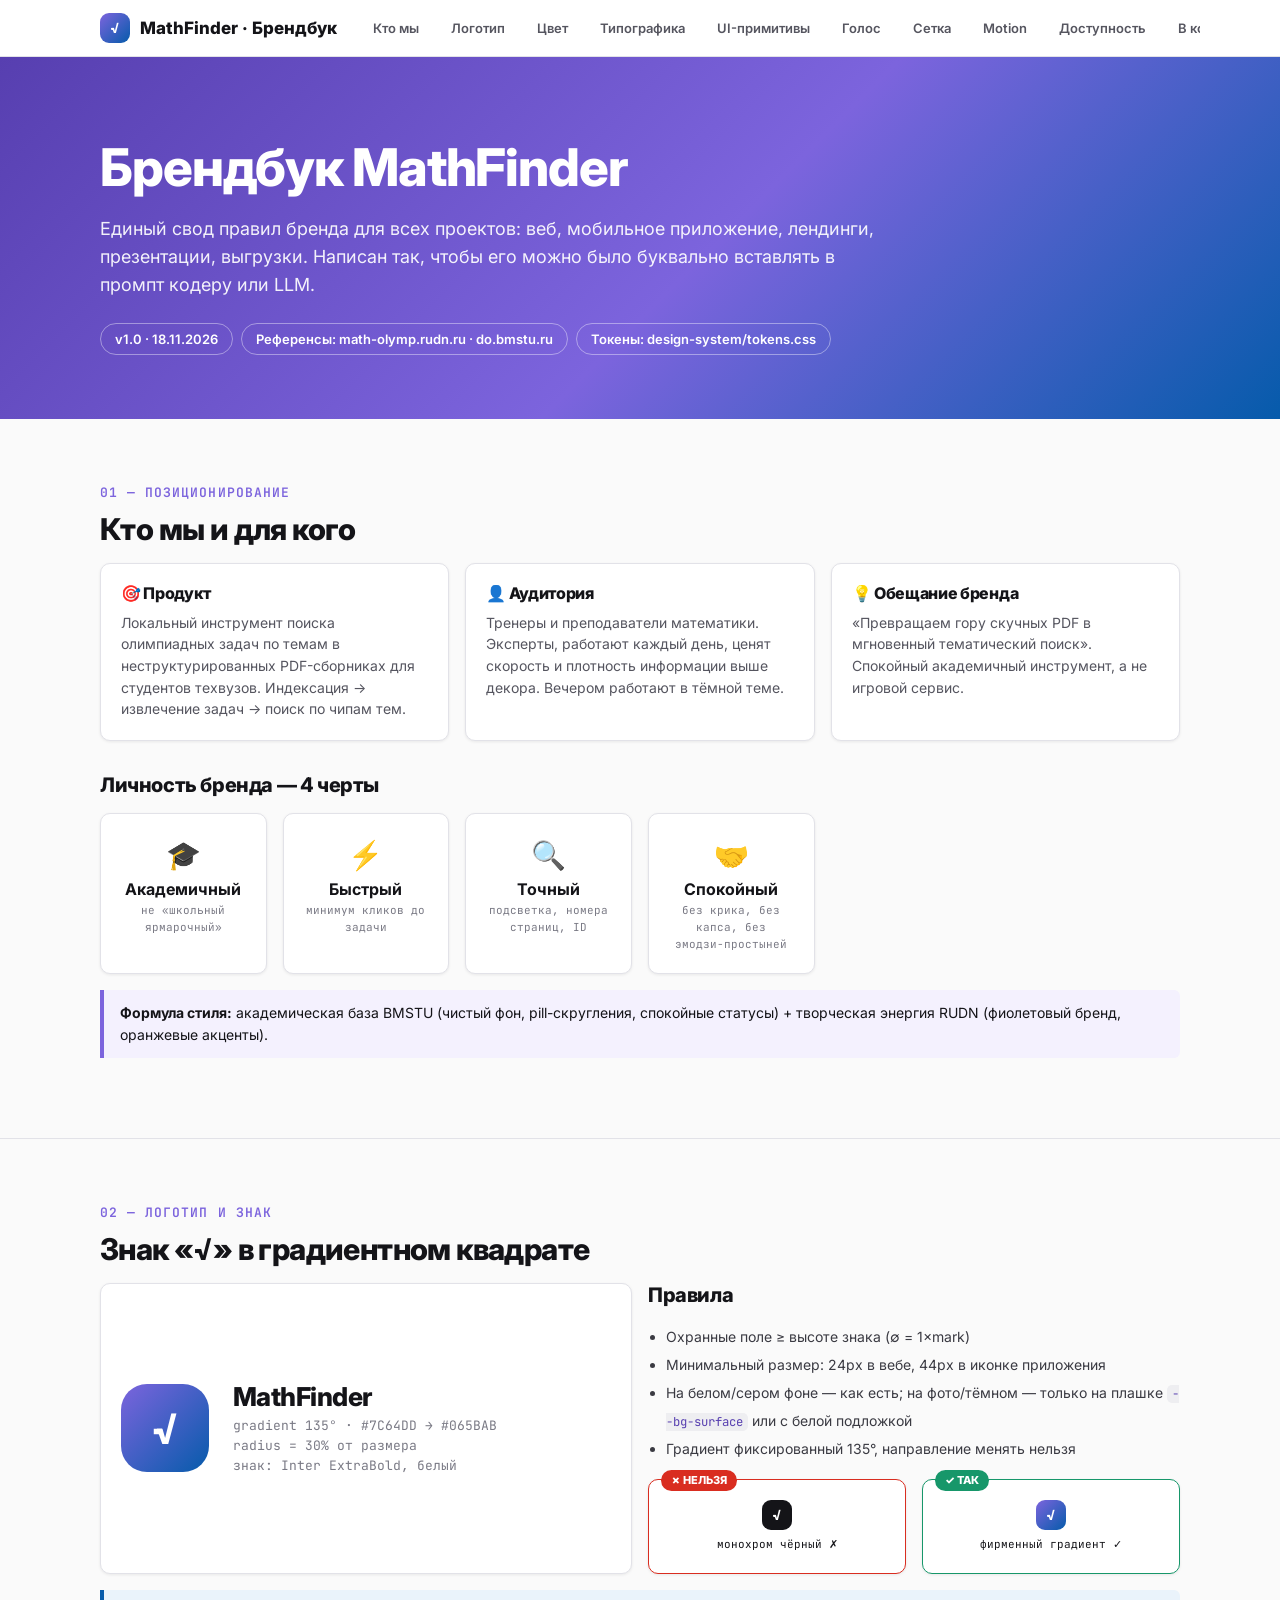
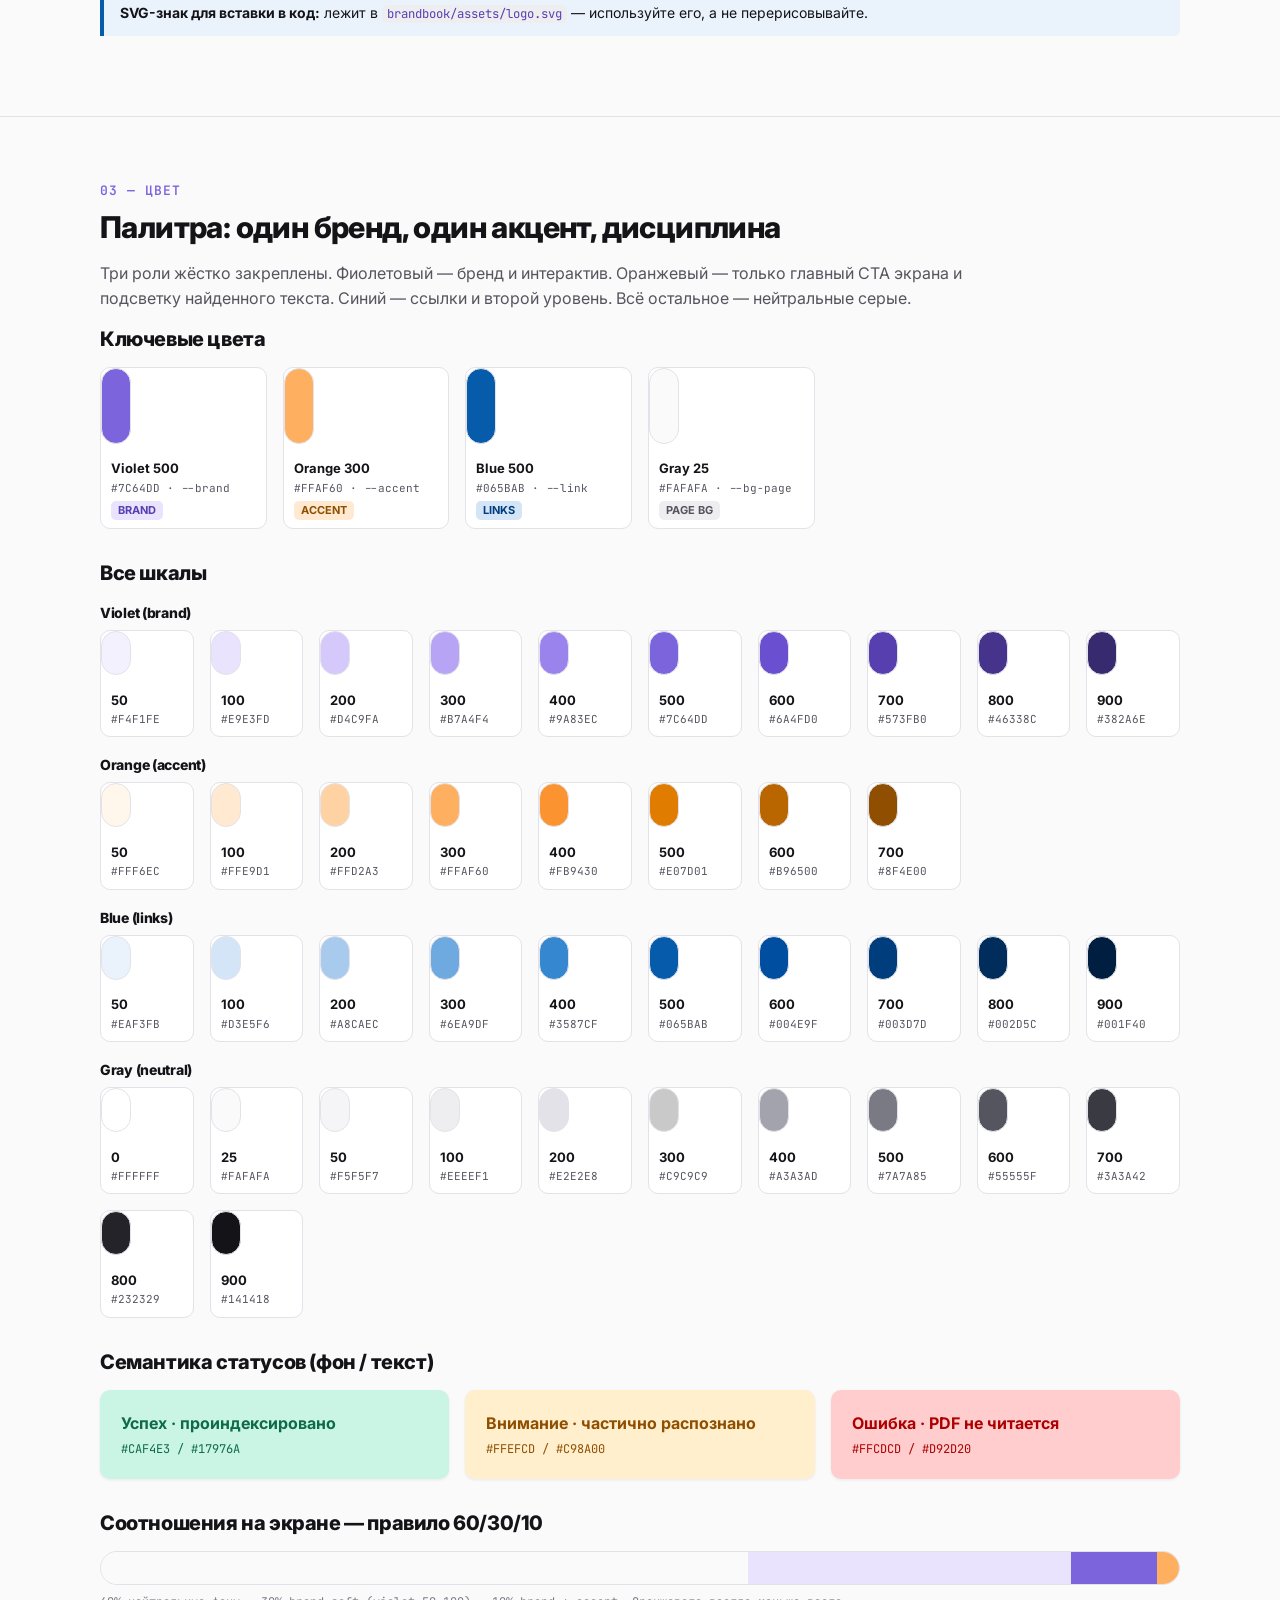
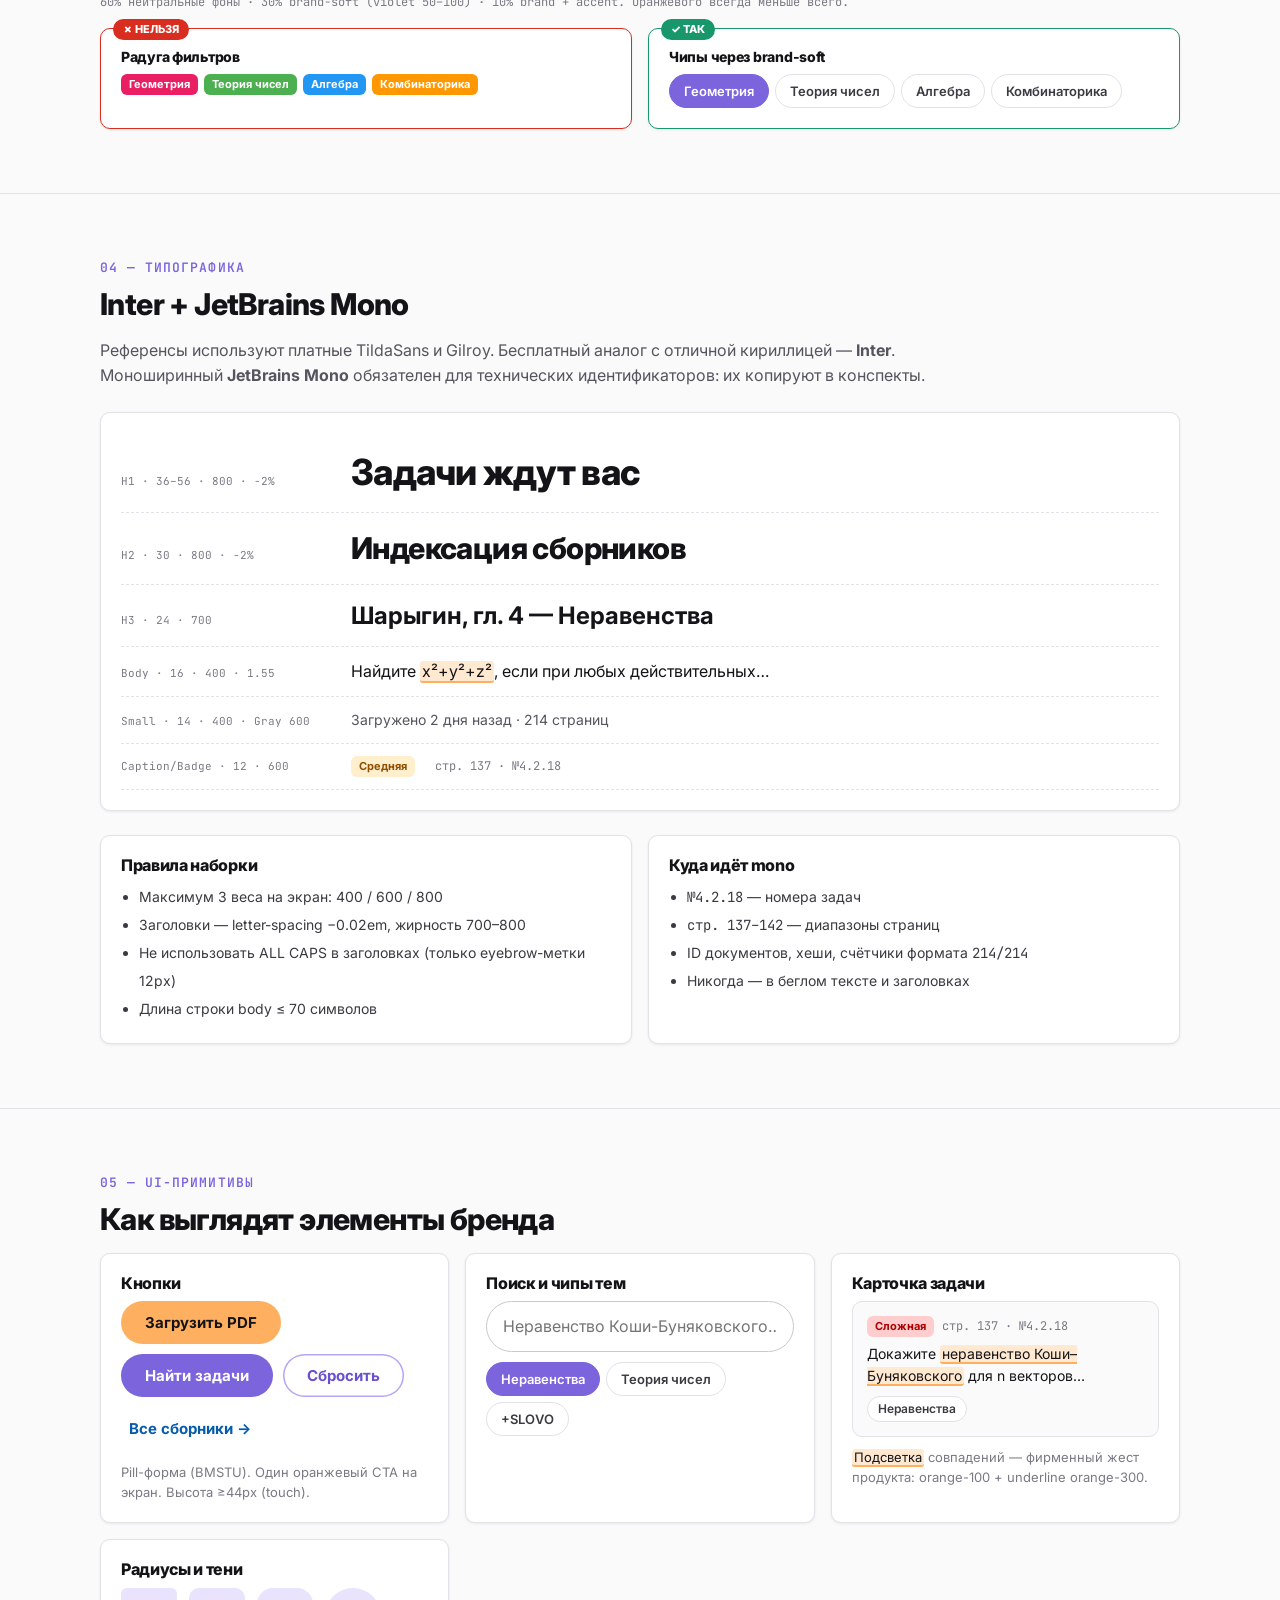
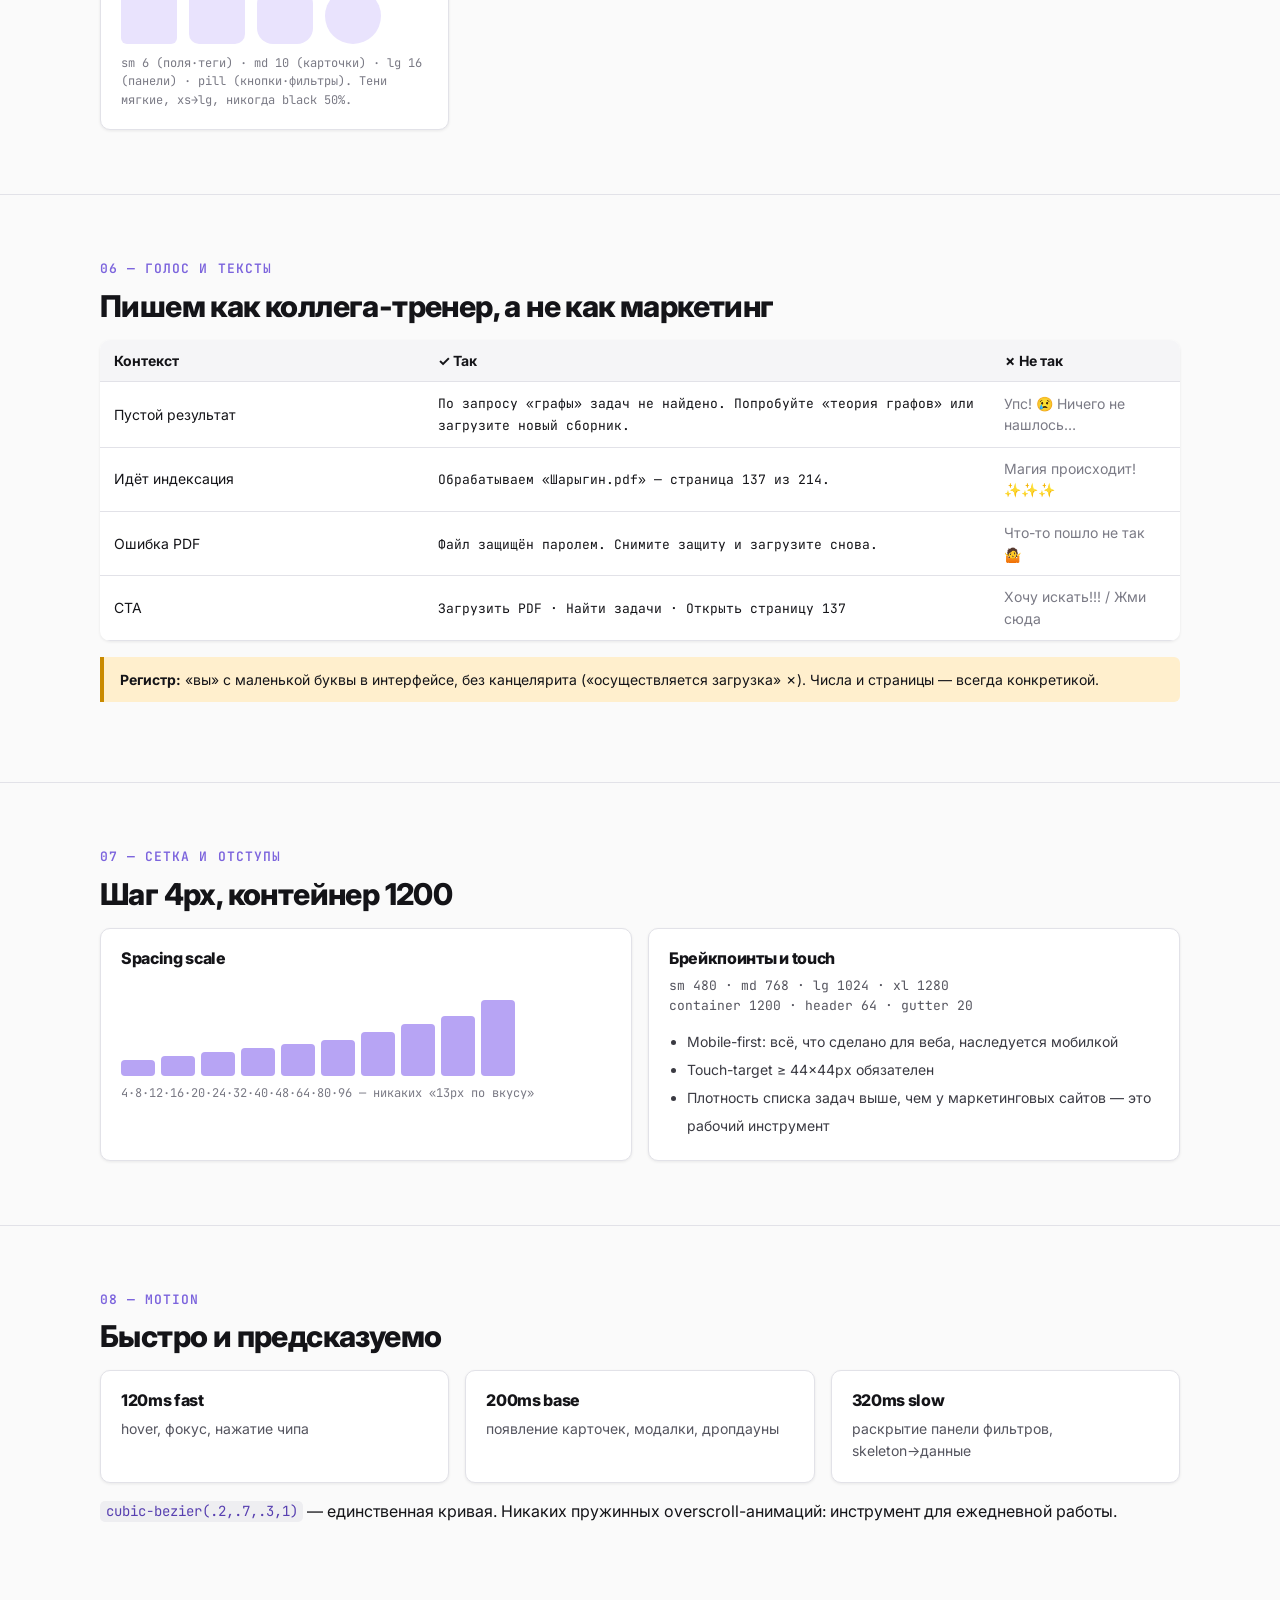
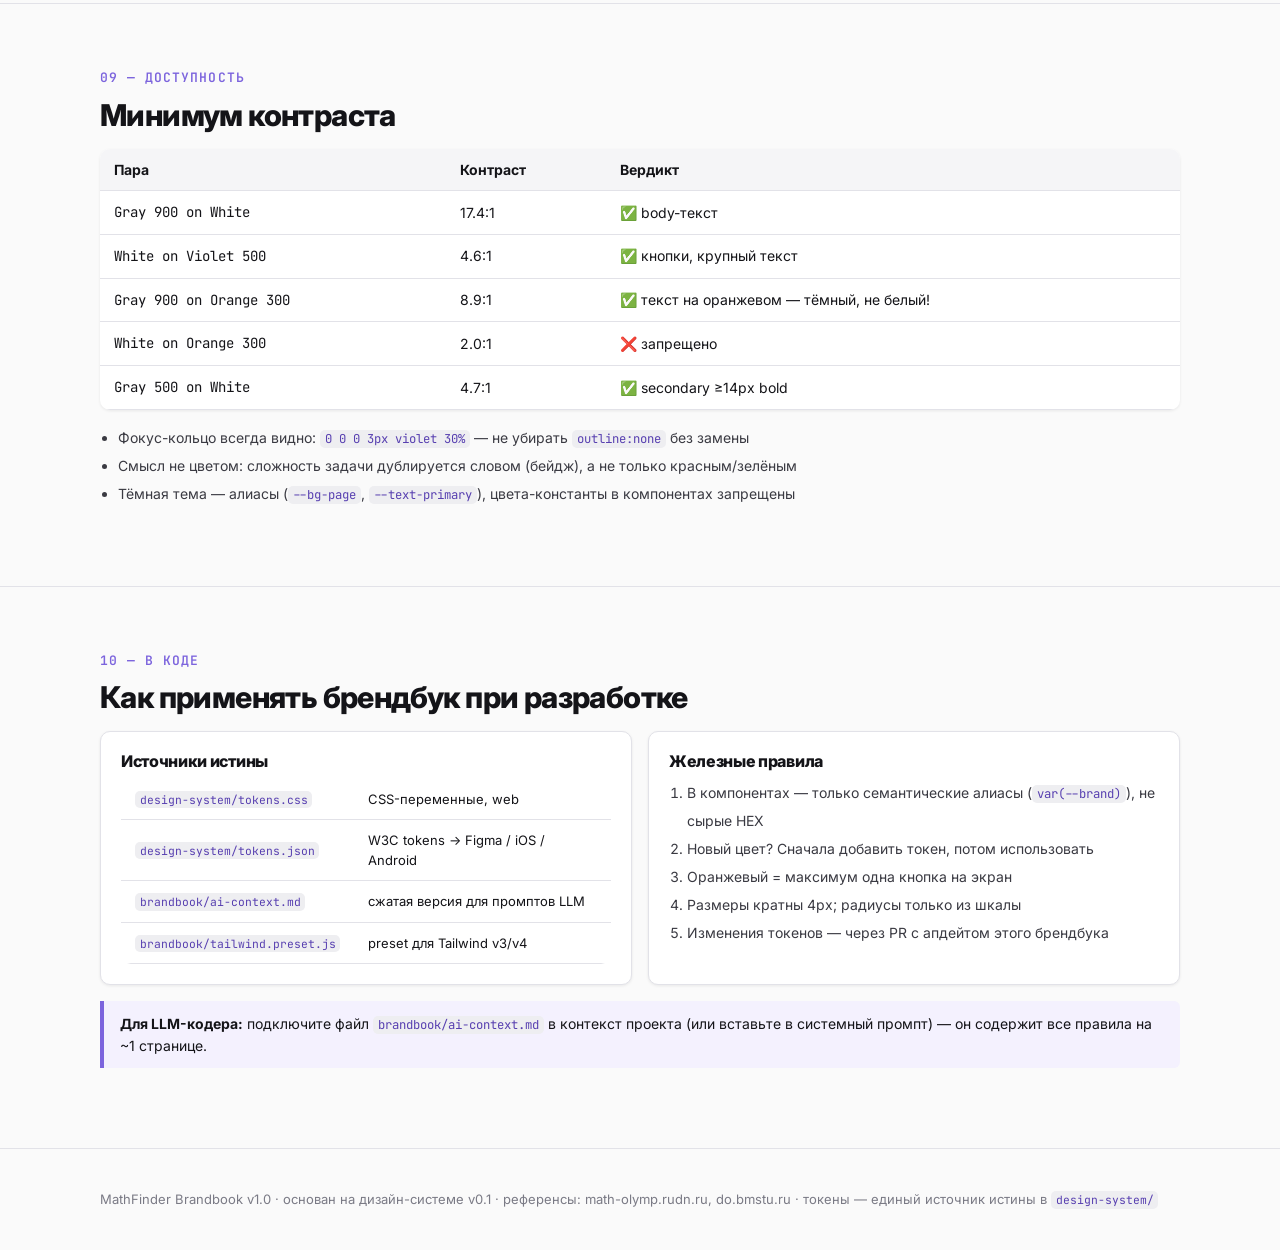
<file: brandbook/index.html>
<!DOCTYPE html>
<html lang="ru">
<head>
<meta charset="UTF-8">
<meta name="viewport" content="width=device-width, initial-scale=1.0">
<title>MathFinder — Брендбук v1.0</title>
<link rel="preconnect" href="https://fonts.googleapis.com">
<link href="https://fonts.googleapis.com/css2?family=Inter:wght@400;600;700;800&family=JetBrains+Mono:wght@400;600&display=swap" rel="stylesheet">
<style>
/* ============================================================
   MathFinder Brandbook — самодостаточный файл (токены инлайном)
   Источник токенов: ../design-system/tokens.css  (не дублировать вручную — синхронизировано v0.1)
   ============================================================ */
:root{
  --violet-50:#f4f1fe;--violet-100:#e9e3fd;--violet-200:#d4c9fa;--violet-300:#b7a4f4;--violet-400:#9a83ec;
  --violet-500:#7c64dd;--violet-600:#6a4fd0;--violet-700:#573fb0;--violet-800:#46338c;--violet-900:#382a6e;
  --orange-50:#fff6ec;--orange-100:#ffe9d1;--orange-200:#ffd2a3;--orange-300:#ffaf60;--orange-400:#fb9430;
  --orange-500:#e07d01;--orange-600:#b96500;--orange-700:#8f4e00;
  --blue-50:#eaf3fb;--blue-100:#d3e5f6;--blue-200:#a8caec;--blue-300:#6ea9df;--blue-400:#3587cf;
  --blue-500:#065bab;--blue-600:#004e9f;--blue-700:#003d7d;--blue-800:#002d5c;--blue-900:#001f40;
  --gray-0:#fff;--gray-25:#fafafa;--gray-50:#f5f5f7;--gray-100:#eeeef1;--gray-200:#e2e2e8;--gray-300:#c9c9c9;
  --gray-400:#a3a3ad;--gray-500:#7a7a85;--gray-600:#55555f;--gray-700:#3a3a42;--gray-800:#232329;--gray-900:#141418;
  --green-100:#caf4e3;--green-500:#17976a;--red-100:#ffcdcd;--red-500:#d92d20;--yellow-100:#ffefcd;--yellow-500:#c98a00;
  --font-sans:"Inter","TildaSans","Gilroy",-apple-system,"Segoe UI",Arial,sans-serif;
  --font-mono:"JetBrains Mono","SF Mono",Consolas,monospace;
  --sp-1:4px;--sp-2:8px;--sp-3:12px;--sp-4:16px;--sp-5:20px;--sp-6:24px;--sp-8:32px;--sp-10:40px;--sp-12:48px;--sp-16:64px;--sp-20:80px;
  --r-sm:6px;--r-md:10px;--r-lg:16px;--r-pill:999px;
  --shadow-sm:0 1px 3px rgba(20,20,24,.08);--shadow-md:0 4px 12px rgba(20,20,24,.09);--shadow-lg:0 12px 32px rgba(20,20,24,.13);
}
*,*::before,*::after{box-sizing:border-box}
html{-webkit-text-size-adjust:100%;scroll-behavior:smooth}
body{margin:0;font-family:var(--font-sans);font-size:16px;line-height:1.55;color:var(--gray-900);background:var(--gray-25);-webkit-font-smoothing:antialiased}
h1,h2,h3,h4{margin:0 0 var(--sp-4);line-height:1.2;letter-spacing:-.02em;font-weight:800}
h1{font-size:clamp(2rem,5vw,3.25rem)}h2{font-size:1.875rem}h3{font-size:1.25rem}
p{margin:0 0 var(--sp-4)}
code,.mono{font-family:var(--font-mono)}
code{background:var(--gray-100);padding:.1em .4em;border-radius:5px;font-size:.875em;color:var(--violet-700)}
.wrap{max-width:1120px;margin-inline:auto;padding-inline:var(--sp-5)}

/* ---------- навигация брендбука ---------- */
.topbar{position:sticky;top:0;z-index:60;background:rgba(255,255,255,.92);backdrop-filter:blur(8px);border-bottom:1px solid var(--gray-200)}
.topbar .wrap{display:flex;align-items:center;gap:var(--sp-2);height:56px;overflow-x:auto}
.logo{display:flex;align-items:center;gap:10px;font-weight:800;font-size:17px;white-space:nowrap;margin-right:var(--sp-4)}
.logo-mark{width:30px;height:30px;border-radius:9px;background:linear-gradient(135deg,var(--violet-500),var(--blue-500));color:#fff;display:grid;place-items:center;font-size:14px;font-weight:800}
.topbar a.toc{padding:6px 12px;border-radius:var(--r-pill);font-size:13px;font-weight:600;color:var(--gray-600);text-decoration:none;white-space:nowrap}
.topbar a.toc:hover{background:var(--violet-50);color:var(--violet-700)}

/* ---------- hero ---------- */
.hero{background:linear-gradient(135deg,var(--violet-700) 0%,var(--violet-500) 55%,var(--blue-500) 100%);color:#fff;padding:var(--sp-20) 0 var(--sp-16)}
.hero h1{color:#fff;max-width:16em}
.hero p{opacity:.92;max-width:44em;font-size:18px}
.hero .meta{display:flex;flex-wrap:wrap;gap:var(--sp-2);margin-top:var(--sp-6)}
.hero .meta span{border:1px solid rgba(255,255,255,.4);border-radius:var(--r-pill);padding:5px 14px;font-size:13px;font-weight:600}

section{padding:var(--sp-16) 0;border-bottom:1px solid var(--gray-200)}
.sec-num{font-family:var(--font-mono);font-size:13px;font-weight:600;color:var(--violet-500);letter-spacing:.08em;text-transform:uppercase;display:block;margin-bottom:var(--sp-2)}
.lead{color:var(--gray-600);max-width:56em}

/* ---------- карточки / сетки ---------- */
.grid{display:grid;gap:var(--sp-4)}
.g2{grid-template-columns:repeat(auto-fit,minmax(280px,1fr))}
.g3{grid-template-columns:repeat(auto-fit,minmax(220px,1fr))}
.g4{grid-template-columns:repeat(auto-fill,minmax(150px,1fr))}
.card{background:#fff;border:1px solid var(--gray-200);border-radius:var(--r-md);padding:var(--sp-5);box-shadow:var(--shadow-sm)}
.card h3{font-size:16px;margin-bottom:var(--sp-2)}
.note{background:var(--yellow-100);border-left:4px solid var(--yellow-500);border-radius:0 var(--r-sm) var(--r-sm) 0;padding:var(--sp-3) var(--sp-4);font-size:14px;margin:var(--sp-4) 0}
.note.blue{background:var(--blue-50);border-color:var(--blue-500)}
.note.violet{background:var(--violet-50);border-color:var(--violet-500)}

/* ---------- палитра ---------- */
.swatch{border-radius:var(--r-md);overflow:hidden;border:1px solid var(--gray-200);background:#fff}
.swatch .chip{height:76px}
.swatch .info{padding:8px 10px;font-size:12px}
.swatch .info b{display:block;font-size:13px}
.swatch .info code{background:none;padding:0;font-size:11px;color:var(--gray-600)}
.role{display:inline-block;font-size:11px;font-weight:700;border-radius:5px;padding:1px 7px;margin-top:4px}
.role.key{background:var(--violet-100);color:var(--violet-700)}
.role.acc{background:var(--orange-100);color:var(--orange-700)}
.role.sec{background:var(--blue-100);color:var(--blue-700)}

/* ---------- типографика ---------- */
.type-row{display:flex;align-items:baseline;gap:var(--sp-5);border-bottom:1px dashed var(--gray-200);padding:var(--sp-3) 0;flex-wrap:wrap}
.type-row .spec{font-family:var(--font-mono);font-size:11px;color:var(--gray-500);min-width:210px}

/* ---------- до/после ---------- */
.compare{display:grid;grid-template-columns:1fr 1fr;gap:var(--sp-4)}
@media(max-width:760px){.compare{grid-template-columns:1fr}}
.bad{border-color:var(--red-500)!important;position:relative}
.good{border-color:var(--green-500)!important;position:relative}
.bad::before,.good::before{position:absolute;top:-10px;left:12px;font-size:11px;font-weight:800;padding:2px 10px;border-radius:var(--r-pill);color:#fff}
.bad::before{content:"✗ НЕЛЬЗЯ";background:var(--red-500)}
.good::before{content:"✓ ТАК";background:var(--green-500)}

/* ---------- демо-кнопки ---------- */
.btn{display:inline-flex;align-items:center;justify-content:center;gap:8px;border:none;cursor:pointer;font-family:inherit;font-weight:700;font-size:15px;border-radius:var(--r-pill);padding:12px 24px;transition:all .15s}
.btn-primary{background:var(--violet-500);color:#fff}.btn-primary:hover{background:var(--violet-600)}
.btn-accent{background:var(--orange-300);color:var(--gray-900)}.btn-accent:hover{background:var(--orange-400)}
.btn-ghost{background:transparent;color:var(--violet-600);box-shadow:inset 0 0 0 1.5px var(--violet-300)}
.btn-link{background:none;color:var(--blue-500);padding:12px 8px}
.input{font:inherit;padding:12px 16px;border:1.5px solid var(--gray-300);border-radius:var(--r-pill);background:#fff;width:100%}
.input:focus{outline:none;border-color:var(--violet-500);box-shadow:0 0 0 3px rgba(124,100,221,.25)}
.chip{display:inline-flex;align-items:center;gap:6px;border-radius:var(--r-pill);padding:6px 14px;font-size:13px;font-weight:600;border:1.5px solid var(--gray-200);background:#fff;color:var(--gray-700)}
.chip.on{background:var(--violet-500);border-color:var(--violet-500);color:#fff}
.badge{display:inline-block;font-size:11px;font-weight:700;border-radius:6px;padding:2px 8px}
.badge.easy{background:var(--green-100);color:#0d6b4a}.badge.mid{background:var(--yellow-100);color:#8f4e00}.badge.hard{background:var(--red-100);color:#ad0000}
mark{background:var(--orange-100);color:var(--gray-900);border-bottom:2px solid var(--orange-300);border-radius:3px;padding:0 2px}

footer{padding:var(--sp-10) 0;color:var(--gray-500);font-size:13px}
table{width:100%;border-collapse:collapse;font-size:14px;background:#fff;border-radius:var(--r-md);overflow:hidden;box-shadow:var(--shadow-sm)}
th{text-align:left;background:var(--gray-50);font-weight:700}
th,td{padding:10px 14px;border-bottom:1px solid var(--gray-200)}
td code{white-space:nowrap}
</style>
</head>
<body>

<nav class="topbar"><div class="wrap">
  <span class="logo"><span class="logo-mark">√</span>MathFinder · Брендбук</span>
  <a class="toc" href="#who">Кто мы</a><a class="toc" href="#logo">Логотип</a>
  <a class="toc" href="#color">Цвет</a><a class="toc" href="#type">Типографика</a>
  <a class="toc" href="#ui">UI-примитивы</a><a class="toc" href="#voice">Голос</a>
  <a class="toc" href="#layout">Сетка</a><a class="toc" href="#motion">Motion</a>
  <a class="toc" href="#a11y">Доступность</a><a class="toc" href="#code">В коде</a>
</div></nav>

<header class="hero"><div class="wrap">
  <h1>Брендбук MathFinder</h1>
  <p>Единый свод правил бренда для всех проектов: веб, мобильное приложение, лендинги, презентации, выгрузки. Написан так, чтобы его можно было буквально вставлять в промпт кодеру или LLM.</p>
  <div class="meta"><span>v1.0 · 18.11.2026</span><span>Референсы: math-olymp.rudn.ru · do.bmstu.ru</span><span>Токены: design-system/tokens.css</span></div>
</div></header>

<!-- ============================== 01 ============================== -->
<section id="who"><div class="wrap">
  <span class="sec-num">01 — Позиционирование</span>
  <h2>Кто мы и для кого</h2>
  <div class="grid g3">
    <div class="card"><h3>🎯 Продукт</h3><p style="margin:0;font-size:14px;color:var(--gray-600)">Локальный инструмент поиска олимпиадных задач по темам в неструктурированных PDF-сборниках для студентов техвузов. Индексация → извлечение задач → поиск по чипам тем.</p></div>
    <div class="card"><h3>👤 Аудитория</h3><p style="margin:0;font-size:14px;color:var(--gray-600)">Тренеры и преподаватели математики. Эксперты, работают каждый день, ценят скорость и плотность информации выше декора. Вечером работают в тёмной теме.</p></div>
    <div class="card"><h3>💡 Обещание бренда</h3><p style="margin:0;font-size:14px;color:var(--gray-600)">«Превращаем гору скучных PDF в мгновенный тематический поиск». Спокойный академичный инструмент, а не игровой сервис.</p></div>
  </div>
  <h3 style="margin-top:var(--sp-8)">Личность бренда — 4 черты</h3>
  <div class="grid g4">
    <div class="card" style="text-align:center"><div style="font-size:28px">🎓</div><b>Академичный</b><p class="mono" style="font-size:11px;color:var(--gray-500);margin:0">не «школьный ярмарочный»</p></div>
    <div class="card" style="text-align:center"><div style="font-size:28px">⚡</div><b>Быстрый</b><p class="mono" style="font-size:11px;color:var(--gray-500);margin:0">минимум кликов до задачи</p></div>
    <div class="card" style="text-align:center"><div style="font-size:28px">🔍</div><b>Точный</b><p class="mono" style="font-size:11px;color:var(--gray-500);margin:0">подсветка, номера страниц, ID</p></div>
    <div class="card" style="text-align:center"><div style="font-size:28px">🤝</div><b>Спокойный</b><p class="mono" style="font-size:11px;color:var(--gray-500);margin:0">без крика, без капса, без эмодзи-простыней</p></div>
  </div>
  <div class="note violet"><b>Формула стиля:</b> академическая база BMSTU (чистый фон, pill-скругления, спокойные статусы) + творческая энергия RUDN (фиолетовый бренд, оранжевые акценты).</div>
</div></section>

<!-- ============================== 02 ============================== -->
<section id="logo"><div class="wrap">
  <span class="sec-num">02 — Логотип и знак</span>
  <h2>Знак «√» в градиентном квадрате</h2>
  <div class="grid g2">
    <div class="card" style="display:flex;align-items:center;gap:var(--sp-6)">
      <span class="logo-mark" style="width:88px;height:88px;border-radius:26px;font-size:42px">√</span>
      <div><h3 style="font-size:26px;margin-bottom:4px">MathFinder</h3>
      <p style="margin:0;font-size:13px;color:var(--gray-500)" class="mono">gradient 135° · #7C64DD → #065BAB<br>radius = 30% от размера<br>знак: Inter ExtraBold, белый</p></div>
    </div>
    <div>
      <h3>Правила</h3>
      <ul style="font-size:14px;color:var(--gray-700);padding-left:18px;line-height:2">
        <li>Охранные поле ≥ высоте знака (∅ = 1×mark)</li>
        <li>Минимальный размер: 24px в вебе, 44px в иконке приложения</li>
        <li>На белом/сером фоне — как есть; на фото/тёмном — только на плашке <code>--bg-surface</code> или с белой подложкой</li>
        <li>Градиент фиксированный 135°, направление менять нельзя</li>
      </ul>
      <div class="compare" style="margin-top:var(--sp-4)">
        <div class="card bad" style="text-align:center;padding-top:20px"><span class="logo-mark" style="margin:0 auto;background:var(--gray-900)">√</span><p class="mono" style="font-size:11px;margin:6px 0 0">монохром чёрный ✗</p></div>
        <div class="card good" style="text-align:center;padding-top:20px"><span class="logo-mark" style="margin:0 auto">√</span><p class="mono" style="font-size:11px;margin:6px 0 0">фирменный градиент ✓</p></div>
      </div>
    </div>
  </div>
  <div class="note blue"><b>SVG-знак для вставки в код:</b> лежит в <code>brandbook/assets/logo.svg</code> — используйте его, а не перерисовывайте.</div>
</div></section>

<!-- ============================== 03 ============================== -->
<section id="color"><div class="wrap">
  <span class="sec-num">03 — Цвет</span>
  <h2>Палитра: один бренд, один акцент, дисциплина</h2>
  <p class="lead">Три роли жёстко закреплены. Фиолетовый — бренд и интерактив. Оранжевый — только главный CTA экрана и подсветку найденного текста. Синий — ссылки и второй уровень. Всё остальное — нейтральные серые.</p>

  <h3>Ключевые цвета</h3>
  <div class="grid g4">
    <div class="swatch"><div class="chip" style="background:var(--violet-500)"></div><div class="info"><b>Violet 500</b><code>#7C64DD · --brand</code><br><span class="role key">BRAND</span></div></div>
    <div class="swatch"><div class="chip" style="background:var(--orange-300)"></div><div class="info"><b>Orange 300</b><code>#FFAF60 · --accent</code><br><span class="role acc">ACCENT</span></div></div>
    <div class="swatch"><div class="chip" style="background:var(--blue-500)"></div><div class="info"><b>Blue 500</b><code>#065BAB · --link</code><br><span class="role sec">LINKS</span></div></div>
    <div class="swatch"><div class="chip" style="background:var(--gray-25);border-bottom:1px solid var(--gray-200)"></div><div class="info"><b>Gray 25</b><code>#FAFAFA · --bg-page</code><br><span class="role" style="background:var(--gray-100);color:var(--gray-600)">PAGE BG</span></div></div>
  </div>

  <h3 style="margin-top:var(--sp-8)">Все шкалы</h3>
  <div id="scales"></div>

  <h3 style="margin-top:var(--sp-8)">Семантика статусов (фон / текст)</h3>
  <div class="grid g3">
    <div class="card" style="background:var(--green-100);border-color:transparent"><b style="color:#0d6b4a">Успех · проиндексировано</b><p class="mono" style="font-size:12px;margin:4px 0 0;color:#0d6b4a">#CAF4E3 / #17976A</p></div>
    <div class="card" style="background:var(--yellow-100);border-color:transparent"><b style="color:#8f4e00">Внимание · частично распознано</b><p class="mono" style="font-size:12px;margin:4px 0 0;color:#8f4e00">#FFEFCD / #C98A00</p></div>
    <div class="card" style="background:var(--red-100);border-color:transparent"><b style="color:#ad0000">Ошибка · PDF не читается</b><p class="mono" style="font-size:12px;margin:4px 0 0;color:#ad0000">#FFCDCD / #D92D20</p></div>
  </div>

  <h3 style="margin-top:var(--sp-8)">Соотношения на экране — правило 60/30/10</h3>
  <div style="display:flex;height:34px;border-radius:var(--r-pill);overflow:hidden;border:1px solid var(--gray-200);margin-bottom:8px">
    <div style="flex:60;background:var(--gray-25)"></div><div style="flex:30;background:var(--violet-100)"></div><div style="flex:8;background:var(--violet-500)"></div><div style="flex:2;background:var(--orange-300)"></div>
  </div>
  <p class="mono" style="font-size:12px;color:var(--gray-500)">60% нейтральные фоны · 30% brand-soft (violet 50–100) · 10% brand + accent. Оранжевого всегда меньше всего.</p>

  <div class="compare">
    <div class="card bad"><h3 style="font-size:14px">Радуга фильтров</h3><div style="display:flex;gap:6px;flex-wrap:wrap"><span class="badge" style="background:#e91e63;color:#fff">Геометрия</span><span class="badge" style="background:#4caf50;color:#fff">Теория чисел</span><span class="badge" style="background:#2196f3;color:#fff">Алгебра</span><span class="badge" style="background:#ff9800;color:#fff">Комбинаторика</span></div></div>
    <div class="card good"><h3 style="font-size:14px">Чипы через brand-soft</h3><div style="display:flex;gap:6px;flex-wrap:wrap"><span class="chip on">Геометрия</span><span class="chip">Теория чисел</span><span class="chip">Алгебра</span><span class="chip">Комбинаторика</span></div></div>
  </div>
</div></section>

<!-- ============================== 04 ============================== -->
<section id="type"><div class="wrap">
  <span class="sec-num">04 — Типографика</span>
  <h2>Inter + JetBrains Mono</h2>
  <p class="lead">Референсы используют платные TildaSans и Gilroy. Бесплатный аналог с отличной кириллицей — <b>Inter</b>. Моноширинный <b>JetBrains Mono</b> обязателен для технических идентификаторов: их копируют в конспекты.</p>
  <div class="card" style="margin:var(--sp-6) 0">
    <div class="type-row"><span class="spec">H1 · 36–56 · 800 · −2%</span><span style="font-size:36px;font-weight:800;letter-spacing:-.02em">Задачи ждут вас</span></div>
    <div class="type-row"><span class="spec">H2 · 30 · 800 · −2%</span><span style="font-size:30px;font-weight:800;letter-spacing:-.02em">Индексация сборников</span></div>
    <div class="type-row"><span class="spec">H3 · 24 · 700</span><span style="font-size:24px;font-weight:700">Шарыгин, гл. 4 — Неравенства</span></div>
    <div class="type-row"><span class="spec">Body · 16 · 400 · 1.55</span><span style="font-size:16px">Найдите <mark>x²+y²+z²</mark>, если при любых действительных…</span></div>
    <div class="type-row"><span class="spec">Small · 14 · 400 · Gray 600</span><span style="font-size:14px;color:var(--gray-600)">Загружено 2 дня назад · 214 страниц</span></div>
    <div class="type-row"><span class="spec">Caption/Badge · 12 · 600</span><span class="badge mid">Средняя</span> <span style="font-size:12px;color:var(--gray-500)" class="mono">стр. 137 · №4.2.18</span></div>
  </div>
  <div class="grid g2">
    <div class="card"><h3>Правила наборки</h3><ul style="font-size:14px;color:var(--gray-700);padding-left:18px;margin:0;line-height:2"><li>Максимум 3 веса на экран: 400 / 600 / 800</li><li>Заголовки — letter-spacing −0.02em, жирность 700–800</li><li>Не использовать ALL CAPS в заголовках (только eyebrow-метки 12px)</li><li>Длина строки body ≤ 70 символов</li></ul></div>
    <div class="card"><h3>Куда идёт mono</h3><ul style="font-size:14px;color:var(--gray-700);padding-left:18px;margin:0;line-height:2"><li><span class="mono">№4.2.18</span> — номера задач</li><li><span class="mono">стр. 137–142</span> — диапазоны страниц</li><li>ID документов, хеши, счётчики формата <span class="mono">214/214</span></li><li>Никогда — в беглом тексте и заголовках</li></ul></div>
  </div>
</div></section>

<!-- ============================== 05 ============================== -->
<section id="ui"><div class="wrap">
  <span class="sec-num">05 — UI-примитивы</span>
  <h2>Как выглядят элементы бренда</h2>
  <div class="grid g2">
    <div class="card"><h3>Кнопки</h3>
      <div style="display:flex;gap:10px;flex-wrap:wrap">
        <button class="btn btn-accent">Загрузить PDF</button>
        <button class="btn btn-primary">Найти задачи</button>
        <button class="btn btn-ghost">Сбросить</button>
        <button class="btn btn-link">Все сборники →</button>
      </div>
      <p style="font-size:13px;color:var(--gray-500);margin:12px 0 0">Pill-форма (BMSTU). Один оранжевый CTA на экран. Высота ≥44px (touch).</p>
    </div>
    <div class="card"><h3>Поиск и чипы тем</h3>
      <input class="input" placeholder="Неравенство Коши-Буняковского…" style="margin-bottom:10px">
      <div style="display:flex;gap:6px;flex-wrap:wrap"><span class="chip on">Неравенства</span><span class="chip">Теория чисел</span><span class="chip">+SLOVO</span></div>
    </div>
    <div class="card"><h3>Карточка задачи</h3>
      <div style="border:1px solid var(--gray-200);border-radius:var(--r-md);padding:14px;background:var(--gray-25)">
        <div style="display:flex;gap:8px;align-items:center;margin-bottom:6px"><span class="badge hard">Сложная</span><span class="mono" style="font-size:12px;color:var(--gray-500)">стр. 137 · №4.2.18</span></div>
        <p style="font-size:14px;margin:0">Докажите <mark>неравенство Коши–Буняковского</mark> для n векторов…</p>
        <div style="margin-top:8px"><span class="chip" style="padding:3px 10px;font-size:12px">Неравенства</span></div>
      </div>
      <p style="font-size:13px;color:var(--gray-500);margin:10px 0 0"><mark>Подсветка</mark> совпадений — фирменный жест продукта: orange-100 + underline orange-300.</p>
    </div>
    <div class="card"><h3>Радиусы и тени</h3>
      <div style="display:flex;gap:12px;align-items:end">
        <div style="width:56px;height:56px;background:var(--violet-100);border-radius:6px"></div>
        <div style="width:56px;height:56px;background:var(--violet-100);border-radius:10px"></div>
        <div style="width:56px;height:56px;background:var(--violet-100);border-radius:16px"></div>
        <div style="width:56px;height:56px;background:var(--violet-100);border-radius:999px"></div>
      </div>
      <p class="mono" style="font-size:12px;color:var(--gray-500);margin:10px 0 0">sm 6 (поля·теги) · md 10 (карточки) · lg 16 (панели) · pill (кнопки·фильтры). Тени мягкие, xs→lg, никогда black 50%.</p>
    </div>
  </div>
</div></section>

<!-- ============================== 06 ============================== -->
<section id="voice"><div class="wrap">
  <span class="sec-num">06 — Голос и тексты</span>
  <h2>Пишем как коллега-тренер, а не как маркетинг</h2>
  <table>
    <tr><th style="width:30%">Контекст</th><th>✓ Так</th><th>✗ Не так</th></tr>
    <tr><td>Пустой результат</td><td><span class="mono" style="font-size:13px">По запросу «графы» задач не найдено. Попробуйте «теория графов» или загрузите новый сборник.</span></td><td style="color:var(--gray-500)">Упс! 😢 Ничего не нашлось…</td></tr>
    <tr><td>Идёт индексация</td><td><span class="mono" style="font-size:13px">Обрабатываем «Шарыгин.pdf» — страница 137 из 214.</span></td><td style="color:var(--gray-500)">Магия происходит! ✨✨✨</td></tr>
    <tr><td>Ошибка PDF</td><td><span class="mono" style="font-size:13px">Файл защищён паролем. Снимите защиту и загрузите снова.</span></td><td style="color:var(--gray-500)">Что-то пошло не так 🤷</td></tr>
    <tr><td>CTA</td><td><span class="mono" style="font-size:13px">Загрузить PDF · Найти задачи · Открыть страницу 137</span></td><td style="color:var(--gray-500)">Хочу искать!!! / Жми сюда</td></tr>
  </table>
  <div class="note"><b>Регистр:</b> «вы» с маленькой буквы в интерфейсе, без канцелярита («осуществляется загрузка» ✗). Числа и страницы — всегда конкретикой.</div>
</div></section>

<!-- ============================== 07 ============================== -->
<section id="layout"><div class="wrap">
  <span class="sec-num">07 — Сетка и отступы</span>
  <h2>Шаг 4px, контейнер 1200</h2>
  <div class="grid g2">
    <div class="card"><h3>Spacing scale</h3>
      <div style="display:flex;align-items:end;gap:6px;height:100px;margin-bottom:8px" id="spacing-demo"></div>
      <p class="mono" style="font-size:12px;color:var(--gray-500);margin:0">4·8·12·16·20·24·32·40·48·64·80·96 — никаких «13px по вкусу»</p>
    </div>
    <div class="card"><h3>Брейкпоинты и touch</h3>
      <p class="mono" style="font-size:13px;color:var(--gray-600);margin-bottom:12px">sm 480 · md 768 · lg 1024 · xl 1280<br>container 1200 · header 64 · gutter 20</p>
      <ul style="font-size:14px;color:var(--gray-700);padding-left:18px;margin:0;line-height:2"><li>Mobile-first: всё, что сделано для веба, наследуется мобилкой</li><li>Touch-target ≥ 44×44px обязателен</li><li>Плотность списка задач выше, чем у маркетинговых сайтов — это рабочий инструмент</li></ul>
    </div>
  </div>
</div></section>

<!-- ============================== 08 ============================== -->
<section id="motion"><div class="wrap">
  <span class="sec-num">08 — Motion</span>
  <h2>Быстро и предсказуемо</h2>
  <div class="grid g3">
    <div class="card"><h3>120ms fast</h3><p style="font-size:14px;color:var(--gray-600);margin:0">hover, фокус, нажатие чипа</p></div>
    <div class="card"><h3>200ms base</h3><p style="font-size:14px;color:var(--gray-600);margin:0">появление карточек, модалки, дропдауны</p></div>
    <div class="card"><h3>320ms slow</h3><p style="font-size:14px;color:var(--gray-600);margin:0">раскрытие панели фильтров, skeleton→данные</p></div>
  </div>
  <p style="margin-top:var(--sp-4)"><code>cubic-bezier(.2,.7,.3,1)</code> — единственная кривая. Никаких пружинных overscroll-анимаций: инструмент для ежедневной работы.</p>
</div></section>

<!-- ============================== 09 ============================== -->
<section id="a11y"><div class="wrap">
  <span class="sec-num">09 — Доступность</span>
  <h2>Минимум контраста</h2>
  <table>
    <tr><th>Пара</th><th>Контраст</th><th>Вердикт</th></tr>
    <tr><td><span class="mono">Gray 900 on White</span></td><td>17.4:1</td><td>✅ body-текст</td></tr>
    <tr><td><span class="mono">White on Violet 500</span></td><td>4.6:1</td><td>✅ кнопки, крупный текст</td></tr>
    <tr><td><span class="mono">Gray 900 on Orange 300</span></td><td>8.9:1</td><td>✅ текст на оранжевом — тёмный, не белый!</td></tr>
    <tr><td><span class="mono">White on Orange 300</span></td><td>2.0:1</td><td>❌ запрещено</td></tr>
    <tr><td><span class="mono">Gray 500 on White</span></td><td>4.7:1</td><td>✅ secondary ≥14px bold</td></tr>
  </table>
  <ul style="font-size:14px;color:var(--gray-700);padding-left:18px;line-height:2">
    <li>Фокус-кольцо всегда видно: <code>0 0 0 3px violet 30%</code> — не убирать <code>outline:none</code> без замены</li>
    <li>Смысл не цветом: сложность задачи дублируется словом (бейдж), а не только красным/зелёным</li>
    <li>Тёмная тема — алиасы (<code>--bg-page</code>, <code>--text-primary</code>), цвета-константы в компонентах запрещены</li>
  </ul>
</div></section>

<!-- ============================== 10 ============================== -->
<section id="code"><div class="wrap">
  <span class="sec-num">10 — В коде</span>
  <h2>Как применять брендбук при разработке</h2>
  <div class="grid g2">
    <div class="card"><h3>Источники истины</h3>
      <table style="box-shadow:none;font-size:13px">
        <tr><td><code>design-system/tokens.css</code></td><td>CSS-переменные, web</td></tr>
        <tr><td><code>design-system/tokens.json</code></td><td>W3C tokens → Figma / iOS / Android</td></tr>
        <tr><td><code>brandbook/ai-context.md</code></td><td>сжатая версия для промптов LLM</td></tr>
        <tr><td><code>brandbook/tailwind.preset.js</code></td><td>preset для Tailwind v3/v4</td></tr>
      </table>
    </div>
    <div class="card"><h3>Железные правила</h3>
      <ol style="font-size:14px;color:var(--gray-700);padding-left:18px;margin:0;line-height:2">
        <li>В компонентах — только семантические алиасы (<code>var(--brand)</code>), не сырые HEX</li>
        <li>Новый цвет? Сначала добавить токен, потом использовать</li>
        <li>Оранжевый = максимум одна кнопка на экран</li>
        <li>Размеры кратны 4px; радиусы только из шкалы</li>
        <li>Изменения токенов — через PR с апдейтом этого брендбука</li>
      </ol>
    </div>
  </div>
  <div class="note violet"><b>Для LLM-кодера:</b> подключите файл <code>brandbook/ai-context.md</code> в контекст проекта (или вставьте в системный промпт) — он содержит все правила на ~1 странице.</div>
</div></section>

<footer><div class="wrap">MathFinder Brandbook v1.0 · основан на дизайн-системе v0.1 · референсы: math-olymp.rudn.ru, do.bmstu.ru · токены — единый источник истины в <code>design-system/</code></div></footer>

<script>
// палитры рендерим из одного объекта, чтобы HTML не расходился с токенами
const SCALES={
 "Violet (brand)":[["50","#f4f1fe"],["100","#e9e3fd"],["200","#d4c9fa"],["300","#b7a4f4"],["400","#9a83ec"],["500","#7c64dd"],["600","#6a4fd0"],["700","#573fb0"],["800","#46338c"],["900","#382a6e"]],
 "Orange (accent)":[["50","#fff6ec"],["100","#ffe9d1"],["200","#ffd2a3"],["300","#ffaf60"],["400","#fb9430"],["500","#e07d01"],["600","#b96500"],["700","#8f4e00"]],
 "Blue (links)":[["50","#eaf3fb"],["100","#d3e5f6"],["200","#a8caec"],["300","#6ea9df"],["400","#3587cf"],["500","#065bab"],["600","#004e9f"],["700","#003d7d"],["800","#002d5c"],["900","#001f40"]],
 "Gray (neutral)":[["0","#ffffff"],["25","#fafafa"],["50","#f5f5f7"],["100","#eeeef1"],["200","#e2e2e8"],["300","#c9c9c9"],["400","#a3a3ad"],["500","#7a7a85"],["600","#55555f"],["700","#3a3a42"],["800","#232329"],["900","#141418"]]
};
const KEY={"500":"key","300":"acc"},ROLES={Violet:{500:"BRAND"},Orange:{300:"ACCENT"},Blue:{500:"LINKS"}};
document.getElementById("scales").innerHTML=Object.entries(SCALES).map(([name,arr])=>`
 <h4 style="margin:20px 0 8px;font-size:14px">${name}</h4>
 <div class="grid" style="grid-template-columns:repeat(auto-fill,minmax(86px,1fr))">
 ${arr.map(([k,hex])=>`<div class="swatch"><div class="chip" style="height:44px;background:${hex};${k==='0'||k==='25'||k==='50'?'border-bottom:1px solid var(--gray-200)':''}"></div>
 <div class="info"><b>${k}</b><code>${hex.toUpperCase()}</code></div></div>`).join("")}</div>`).join("");

const SP=[4,8,12,16,20,24,32,40,48,64];
document.getElementById("spacing-demo").innerHTML=SP.map(v=>`<div title="${v}px" style="width:34px;height:${v+12}px;background:var(--violet-300);border-radius:4px"></div>`).join("");
</script>
</body>
</html>
</file>
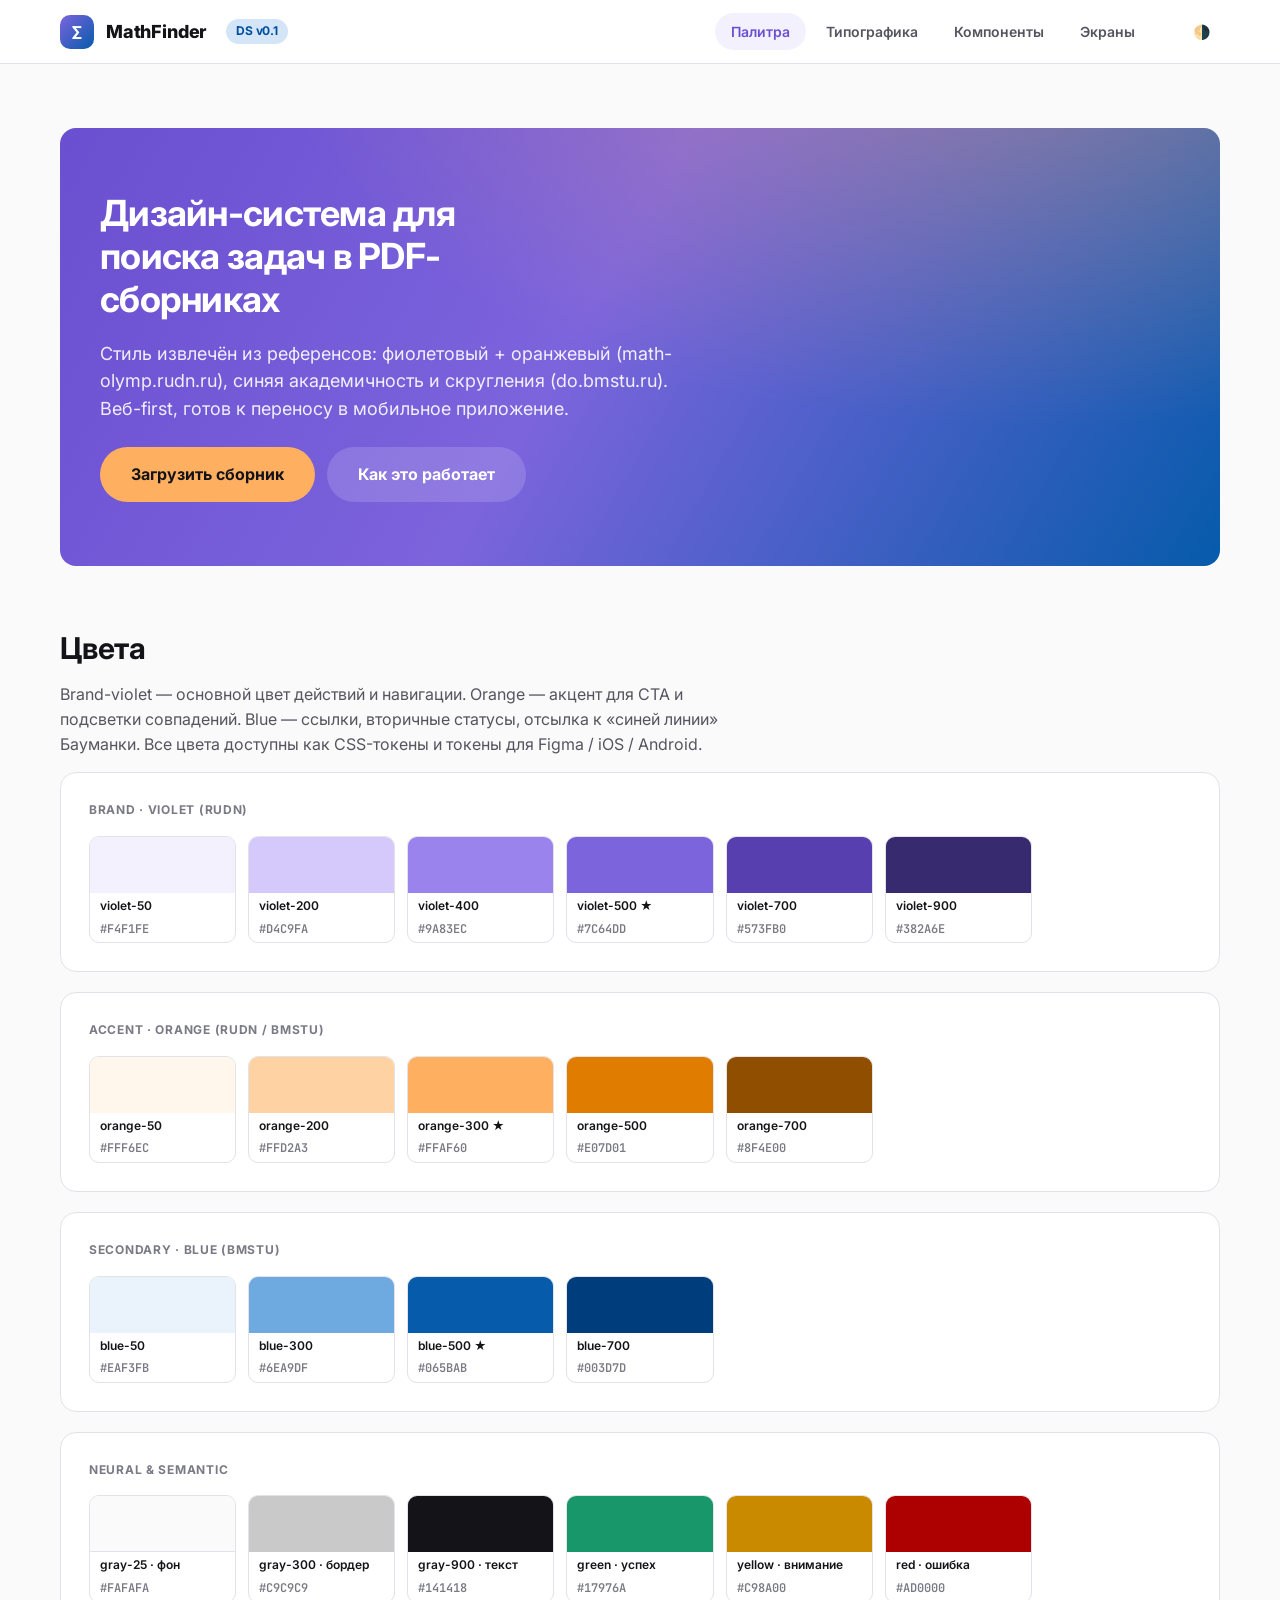
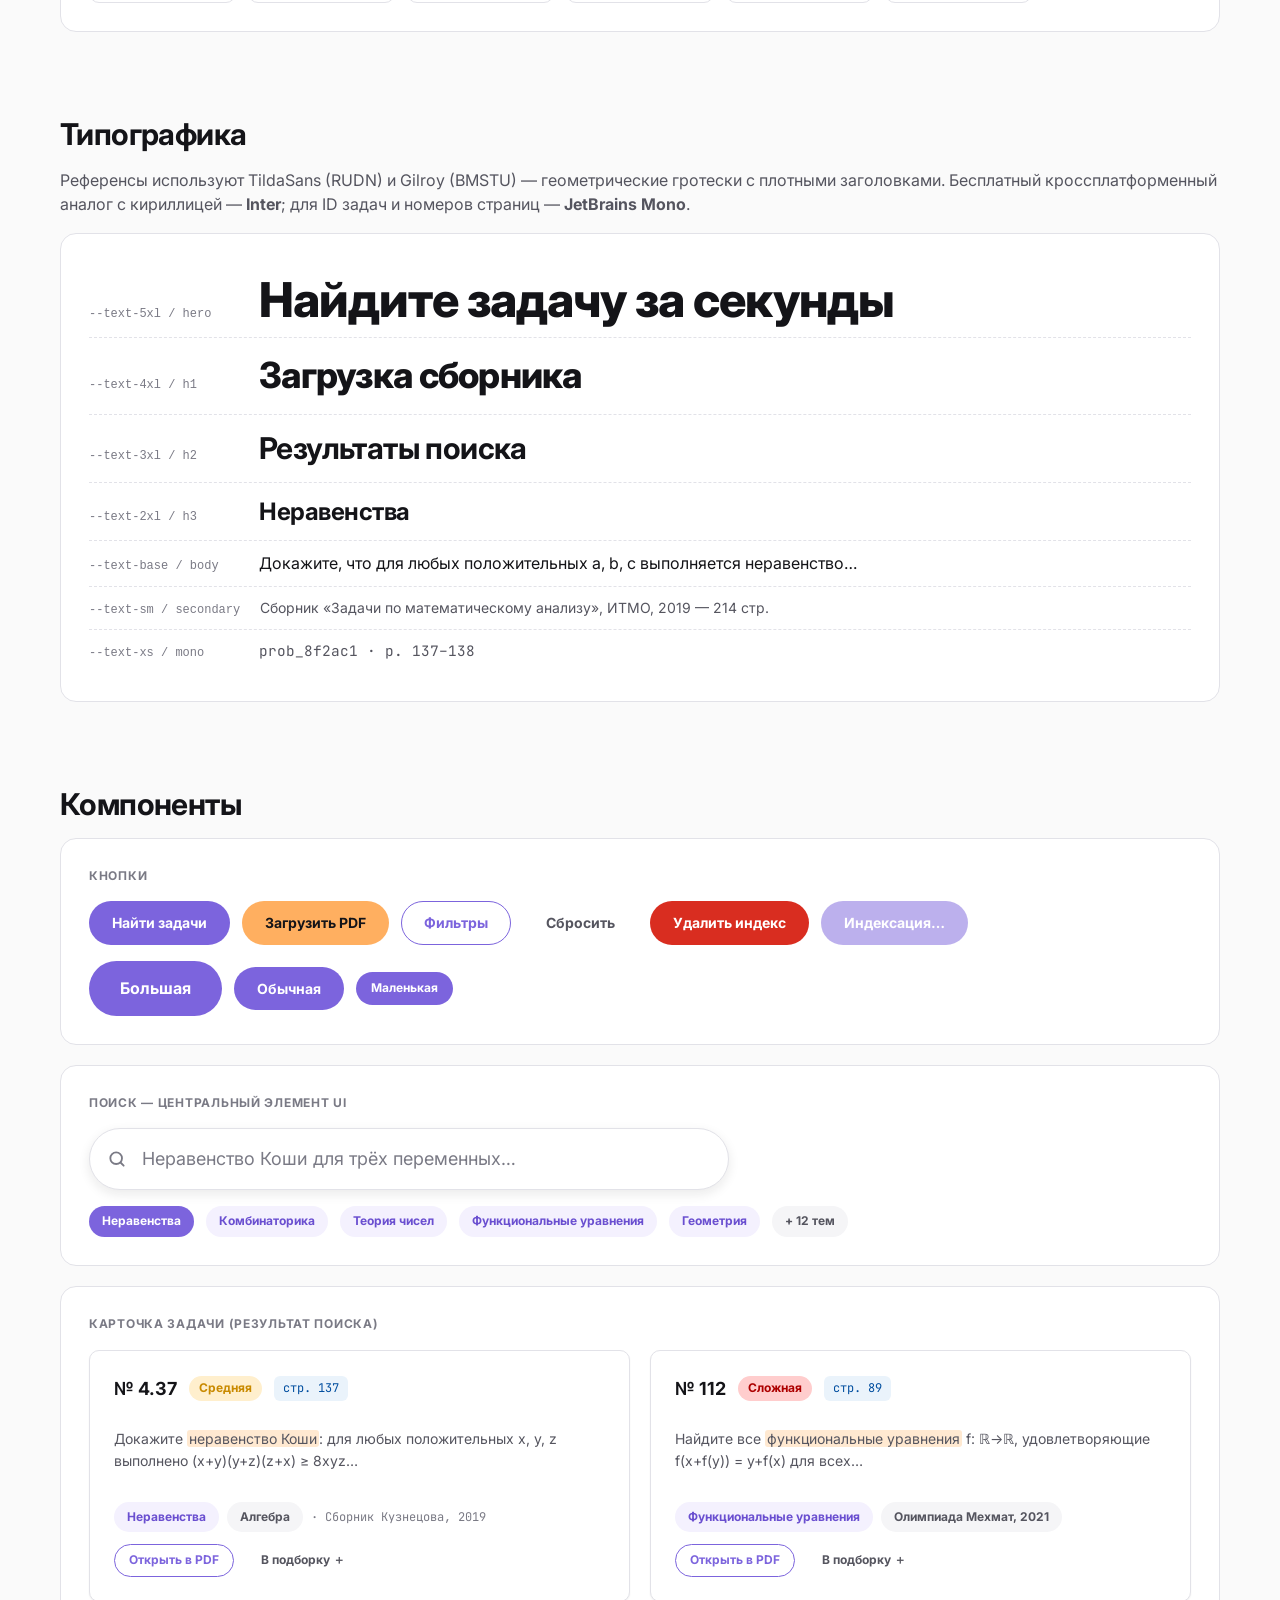
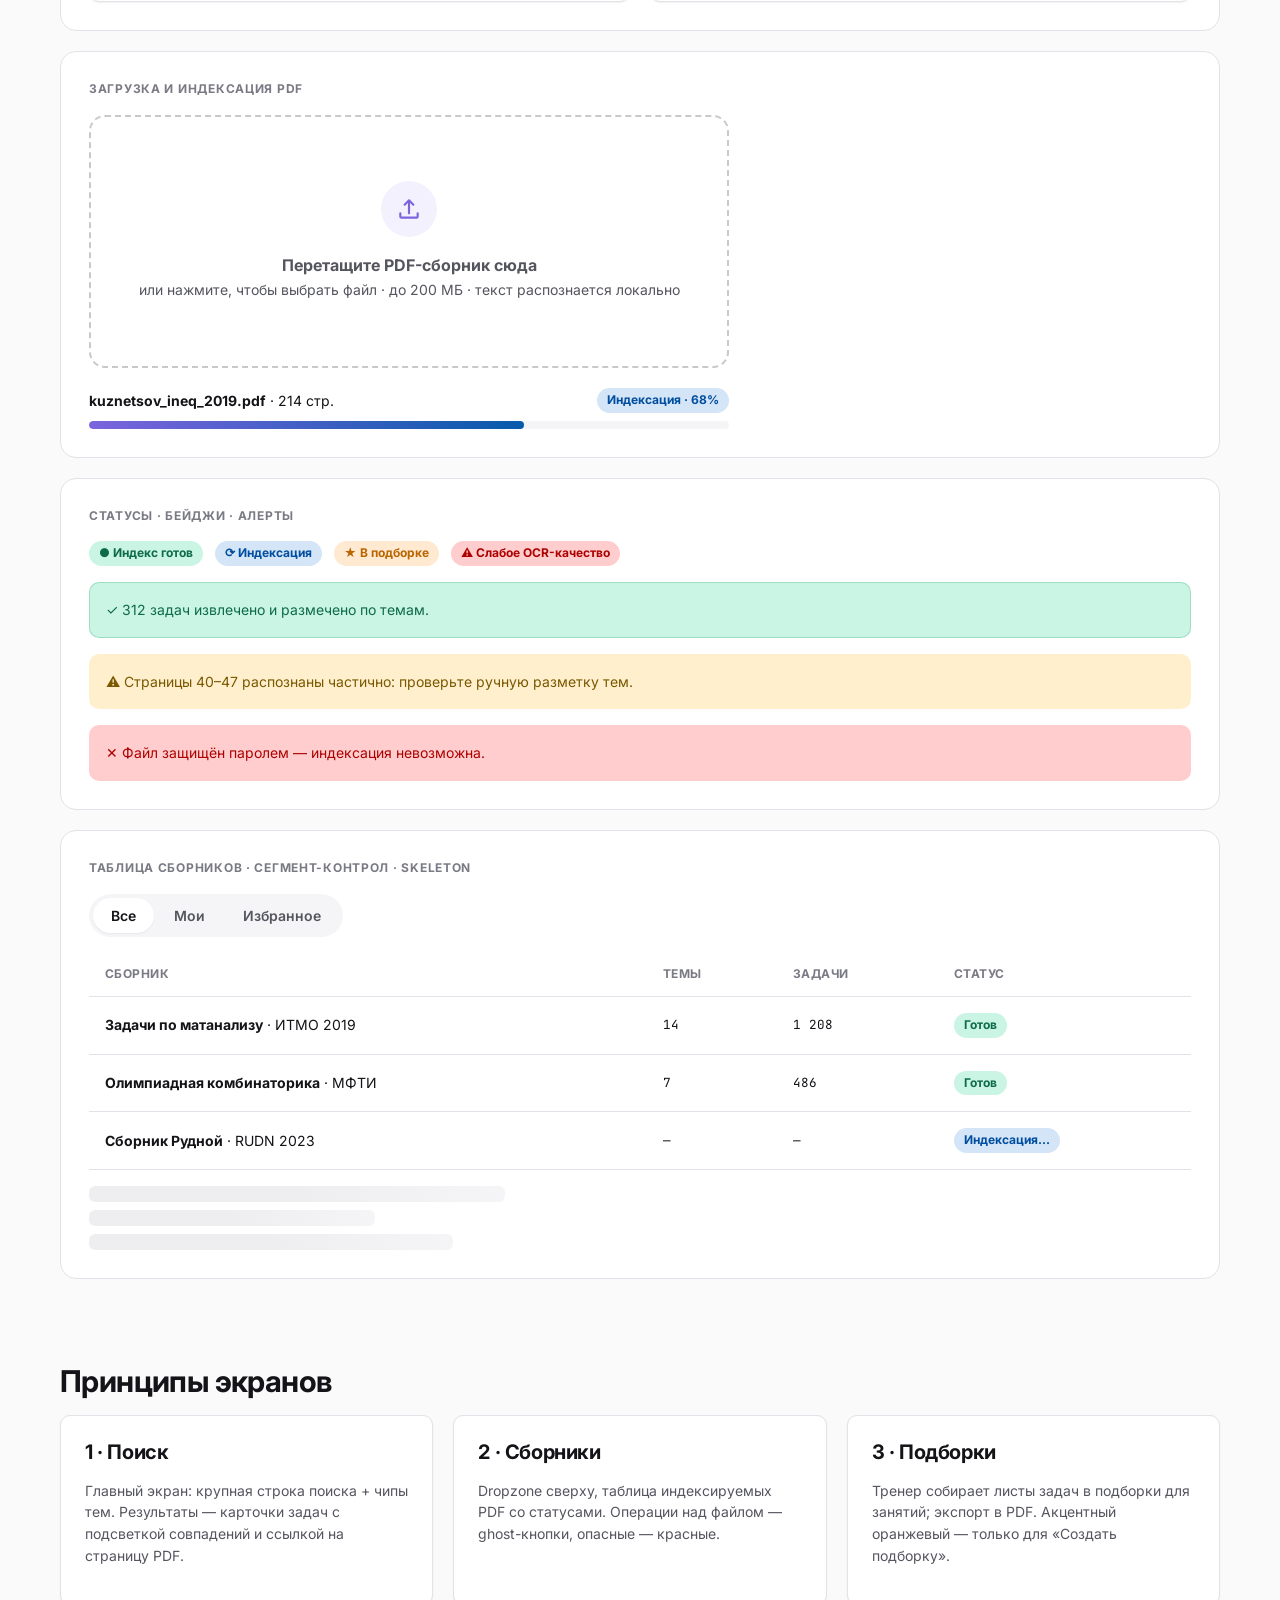
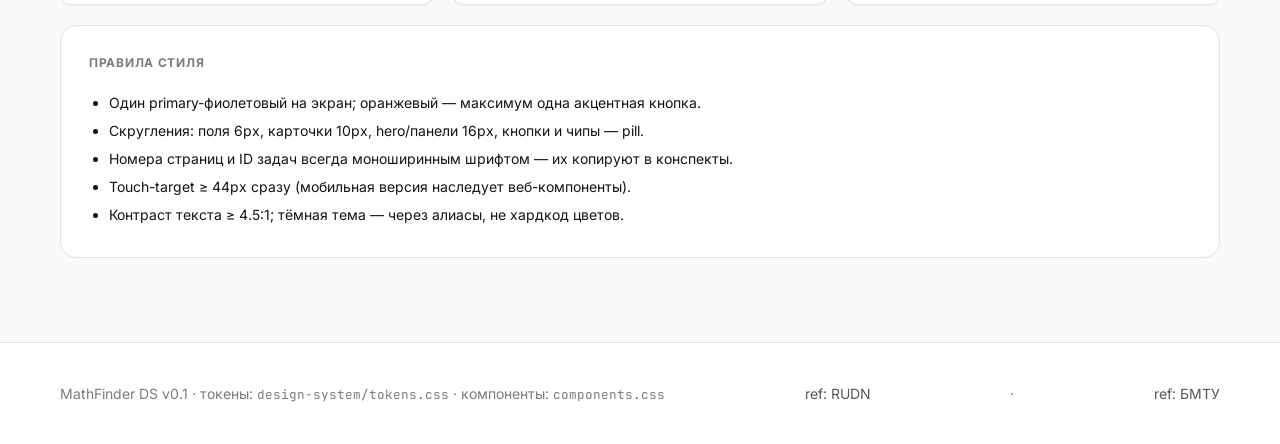
<file: design-system/index.html>
<!DOCTYPE html>
<html lang="ru">
<head>
<meta charset="UTF-8">
<meta name="viewport" content="width=device-width, initial-scale=1.0">
<title>MathFinder — Design System v0.1</title>
<link rel="preconnect" href="https://fonts.googleapis.com">
<link href="https://fonts.googleapis.com/css2?family=Inter:wght@400;600;700;800&family=JetBrains+Mono:wght@400;700&display=swap" rel="stylesheet">
<link rel="stylesheet" href="tokens.css">
<link rel="stylesheet" href="components.css">
<style>
  /* только для страницы-гада */
  .ds-title { display:flex; align-items:center; justify-content:space-between; gap:16px; flex-wrap:wrap; }
  .swatches { display:grid; grid-template-columns:repeat(auto-fill,minmax(130px,1fr)); gap:12px; }
  .swatch { border-radius:10px; overflow:hidden; border:1px solid var(--border-default); background:var(--bg-surface); font-size:12px; }
  .swatch i { display:block; height:56px; }
  .swatch b, .swatch span { display:block; padding:4px 10px; font-weight:600; font-style:normal; }
  .swatch span { color:var(--text-tertiary); font-family:var(--font-mono); padding-top:0; }
  .type-row { display:flex; align-items:baseline; gap:20px; padding:10px 0; border-bottom:1px dashed var(--border-default); }
  .type-row code { min-width:150px; color:var(--text-tertiary); font-size:12px; }
  .demo-panel { border:1px solid var(--border-default); border-radius:16px; padding:28px; background:var(--bg-surface); margin-bottom:20px; }
  .demo-label { font-size:12px; text-transform:uppercase; letter-spacing:.06em; color:var(--text-tertiary); font-weight:700; margin-bottom:16px; }
  footer a { color: var(--text-secondary); }
</style>
</head>
<body>

<!-- ================= NAVBAR ================= -->
<header class="navbar">
  <div class="container">
    <a class="brand" href="#"><span class="brand-mark">∑</span> MathFinder<span class="badge badge-info" style="margin-left:8px">DS v0.1</span></a>
    <nav class="nav-links">
      <a class="nav-link is-active" href="#colors">Палитра</a>
      <a class="nav-link" href="#type">Типографика</a>
      <a class="nav-link" href="#components">Компоненты</a>
      <a class="nav-link" href="#screens">Экраны</a>
    </nav>
    <button class="btn btn-ghost btn-icon" id="themeToggle" title="Тёмная тема" aria-label="Переключить тему">🌗</button>
  </div>
</header>

<main class="container">

<!-- ================= HERO ================= -->
<section class="section">
  <div class="hero">
    <h1>Дизайн-система для поиска задач в PDF-сборниках</h1>
    <p>Стиль извлечён из референсов: фиолетовый + оранжевый (math-olymp.rudn.ru), синяя академичность и скругления (do.bmstu.ru). Веб-first, готов к переносу в мобильное приложение.</p>
    <div class="row" style="margin-top:24px">
      <button class="btn btn-accent btn-lg">Загрузить сборник</button>
      <button class="btn btn-lg" style="background:rgba(255,255,255,.15);color:#fff">Как это работает</button>
    </div>
  </div>
</section>

<!-- ================= COLORS ================= -->
<section class="section" id="colors" style="padding-top:0">
  <h2>Цвета</h2>
  <p class="text-muted" style="max-width:70ch">Brand-violet — основной цвет действий и навигации. Orange — акцент для CTA и подсветки совпадений. Blue — ссылки, вторичные статусы, отсылка к «синей линии» Бауманки. Все цвета доступны как CSS-токены и токены для Figma / iOS / Android.</p>

  <div class="demo-panel">
    <div class="demo-label">Brand · Violet (RUDN)</div>
    <div class="swatches">
      <div class="swatch"><i style="background:#f4f1fe"></i><b>violet-50</b><span>#F4F1FE</span></div>
      <div class="swatch"><i style="background:#d4c9fa"></i><b>violet-200</b><span>#D4C9FA</span></div>
      <div class="swatch"><i style="background:#9a83ec"></i><b>violet-400</b><span>#9A83EC</span></div>
      <div class="swatch"><i style="background:#7c64dd"></i><b>violet-500 ★</b><span>#7C64DD</span></div>
      <div class="swatch"><i style="background:#573fb0"></i><b>violet-700</b><span>#573FB0</span></div>
      <div class="swatch"><i style="background:#382a6e"></i><b>violet-900</b><span>#382A6E</span></div>
    </div>
  </div>

  <div class="demo-panel">
    <div class="demo-label">Accent · Orange (RUDN / BMSTU)</div>
    <div class="swatches">
      <div class="swatch"><i style="background:#fff6ec"></i><b>orange-50</b><span>#FFF6EC</span></div>
      <div class="swatch"><i style="background:#ffd2a3"></i><b>orange-200</b><span>#FFD2A3</span></div>
      <div class="swatch"><i style="background:#ffaf60"></i><b>orange-300 ★</b><span>#FFAF60</span></div>
      <div class="swatch"><i style="background:#e07d01"></i><b>orange-500</b><span>#E07D01</span></div>
      <div class="swatch"><i style="background:#8f4e00"></i><b>orange-700</b><span>#8F4E00</span></div>
    </div>
  </div>

  <div class="demo-panel">
    <div class="demo-label">Secondary · Blue (BMSTU)</div>
    <div class="swatches">
      <div class="swatch"><i style="background:#eaf3fb"></i><b>blue-50</b><span>#EAF3FB</span></div>
      <div class="swatch"><i style="background:#6ea9df"></i><b>blue-300</b><span>#6EA9DF</span></div>
      <div class="swatch"><i style="background:#065bab"></i><b>blue-500 ★</b><span>#065BAB</span></div>
      <div class="swatch"><i style="background:#003d7d"></i><b>blue-700</b><span>#003D7D</span></div>
    </div>
  </div>

  <div class="demo-panel">
    <div class="demo-label">Neural & Semantic</div>
    <div class="swatches">
      <div class="swatch"><i style="background:#fafafa;border-bottom:1px solid #e2e2e8"></i><b>gray-25 · фон</b><span>#FAFAFA</span></div>
      <div class="swatch"><i style="background:#c9c9c9"></i><b>gray-300 · бордер</b><span>#C9C9C9</span></div>
      <div class="swatch"><i style="background:#141418"></i><b>gray-900 · текст</b><span>#141418</span></div>
      <div class="swatch"><i style="background:#17976a"></i><b>green · успех</b><span>#17976A</span></div>
      <div class="swatch"><i style="background:#c98a00"></i><b>yellow · внимание</b><span>#C98A00</span></div>
      <div class="swatch"><i style="background:#ad0000"></i><b>red · ошибка</b><span>#AD0000</span></div>
    </div>
  </div>
</section>

<!-- ================= TYPOGRAPHY ================= -->
<section class="section" id="type" style="padding-top:0">
  <h2>Типографика</h2>
  <p class="text-muted">Референсы используют TildaSans (RUDN) и Gilroy (BMSTU) — геометрические гротески с плотными заголовками. Бесплатный кроссплатформенный аналог с кириллицей — <b>Inter</b>; для ID задач и номеров страниц — <b>JetBrains Mono</b>.</p>
  <div class="demo-panel">
    <div class="type-row"><code>--text-5xl / hero</code><span style="font-size:clamp(1.8rem,4vw,3rem);font-weight:800;letter-spacing:-.02em;line-height:1.15">Найдите задачу за секунды</span></div>
    <div class="type-row"><code>--text-4xl / h1</code><span style="font-size:var(--text-4xl);font-weight:800;letter-spacing:-.02em">Загрузка сборника</span></div>
    <div class="type-row"><code>--text-3xl / h2</code><span style="font-size:var(--text-3xl);font-weight:700;letter-spacing:-.02em">Результаты поиска</span></div>
    <div class="type-row"><code>--text-2xl / h3</code><span style="font-size:var(--text-2xl);font-weight:700;letter-spacing:-.02em">Неравенства</span></div>
    <div class="type-row"><code>--text-base / body</code><span>Докажите, что для любых положительных a, b, c выполняется неравенство…</span></div>
    <div class="type-row"><code>--text-sm / secondary</code><span class="text-sm text-muted">Сборник «Задачи по математическому анализу», ИТМО, 2019 — 214 стр.</span></div>
    <div class="type-row" style="border:0"><code>--text-xs / mono</code><span class="mono text-muted">prob_8f2ac1 · p. 137–138</span></div>
  </div>
</section>

<!-- ================= COMPONENTS ================= -->
<section class="section" id="components" style="padding-top:0">
  <h2>Компоненты</h2>

  <div class="demo-panel">
    <div class="demo-label">Кнопки</div>
    <div class="row">
      <button class="btn btn-primary">Найти задачи</button>
      <button class="btn btn-accent">Загрузить PDF</button>
      <button class="btn btn-outline">Фильтры</button>
      <button class="btn btn-ghost">Сбросить</button>
      <button class="btn btn-danger">Удалить индекс</button>
      <button class="btn btn-primary" disabled>Индексация…</button>
    </div>
    <div class="row" style="margin-top:16px">
      <button class="btn btn-primary btn-lg">Большая</button>
      <button class="btn btn-primary">Обычная</button>
      <button class="btn btn-primary btn-sm">Маленькая</button>
    </div>
  </div>

  <div class="demo-panel">
    <div class="demo-label">Поиск — центральный элемент UI</div>
    <div class="searchbar" style="max-width:640px">
      <svg class="search-icon" width="20" height="20" viewBox="0 0 24 24" fill="none" stroke="currentColor" stroke-width="2.2" stroke-linecap="round"><circle cx="11" cy="11" r="7"/><path d="m20 20-3.5-3.5"/></svg>
      <input class="input" placeholder="Неравенство Коши для трёх переменных…">
    </div>
    <div class="row" style="margin-top:16px">
      <span class="chip is-selected">Неравенства</span>
      <span class="chip">Комбинаторика</span>
      <span class="chip">Теория чисел</span>
      <span class="chip">Функциональные уравнения</span>
      <span class="chip">Геометрия</span>
      <span class="chip chip-neutral">+ 12 тем</span>
    </div>
  </div>

  <div class="demo-panel">
    <div class="demo-label">Карточка задачи (результат поиска)</div>
    <div class="grid grid-2">
      <article class="card card-hover problem">
        <div class="problem-head">
          <span class="problem-title">№ 4.37</span>
          <span class="badge badge-medium">Средняя</span>
          <span class="page-ref">стр. 137</span>
        </div>
        <p class="problem-excerpt">Докажите <mark>неравенство Коши</mark>: для любых положительных x, y, z выполнено (x+y)(y+z)(z+x) ≥ 8xyz…</p>
        <div class="problem-foot">
          <span class="chip">Неравенства</span>
          <span class="chip chip-neutral">Алгебра</span>
          <span class="problem-id">· Сборник Кузнецова, 2019</span>
        </div>
        <div class="row"><button class="btn btn-outline btn-sm">Открыть в PDF</button><button class="btn btn-ghost btn-sm">В подборку ＋</button></div>
      </article>

      <article class="card card-hover problem">
        <div class="problem-head">
          <span class="problem-title">№ 112</span>
          <span class="badge badge-hard">Сложная</span>
          <span class="page-ref">стр. 89</span>
        </div>
        <p class="problem-excerpt">Найдите все <mark>функциональные уравнения</mark> f: ℝ→ℝ, удовлетворяющие f(x+f(y)) = y+f(x) для всех…</p>
        <div class="problem-foot">
          <span class="chip">Функциональные уравнения</span>
          <span class="chip chip-neutral">Олимпиада Мехмат, 2021</span>
        </div>
        <div class="row"><button class="btn btn-outline btn-sm">Открыть в PDF</button><button class="btn btn-ghost btn-sm">В подборку ＋</button></div>
      </article>
    </div>
  </div>

  <div class="demo-panel">
    <div class="demo-label">Загрузка и индексация PDF</div>
    <div class="dropzone" style="max-width:640px">
      <div class="dropzone-icon">
        <svg width="26" height="26" viewBox="0 0 24 24" fill="none" stroke="currentColor" stroke-width="2" stroke-linecap="round" stroke-linejoin="round"><path d="M12 16V4m0 0 4 4m-4-4L8 8"/><path d="M4 16v3a1 1 0 0 0 1 1h14a1 1 0 0 0 1-1v-3"/></svg>
      </div>
      <b>Перетащите PDF-сборник сюда</b><br>
      <span class="text-sm">или нажмите, чтобы выбрать файл · до 200 МБ · текст распознается локально</span>
    </div>
    <div style="max-width:640px;margin-top:20px">
      <div class="row" style="justify-content:space-between;width:100%">
        <span class="text-sm"><b>kuznetsov_ineq_2019.pdf</b> · 214 стр.</span>
        <span class="badge badge-info">Индексация · 68%</span>
      </div>
      <div class="progress" style="margin-top:8px"><span style="width:68%"></span></div>
    </div>
  </div>

  <div class="demo-panel">
    <div class="demo-label">Статусы · бейджи · алерты</div>
    <div class="row" style="margin-bottom:16px">
      <span class="badge badge-easy">● Индекс готов</span>
      <span class="badge badge-info">⟳ Индексация</span>
      <span class="badge badge-accent">★ В подборке</span>
      <span class="badge badge-hard">⚠ Слабое OCR-качество</span>
    </div>
    <div class="stack">
      <div class="alert alert-success">✓ 312 задач извлечено и размечено по темам.</div>
      <div class="alert alert-warning">⚠ Страницы 40–47 распознаны частично: проверьте ручную разметку тем.</div>
      <div class="alert alert-error">✕ Файл защищён паролем — индексация невозможна.</div>
    </div>
  </div>

  <div class="demo-panel">
    <div class="demo-label">Таблица сборников · сегмент-контрол · skeleton</div>
    <div class="segmented" style="margin-bottom:16px">
      <button class="is-active">Все</button><button>Мои</button><button>Избранное</button>
    </div>
    <table class="table">
      <thead><tr><th>Сборник</th><th>Темы</th><th>Задачи</th><th>Статус</th></tr></thead>
      <tbody>
        <tr><td><b>Задачи по матанализу</b> · ИТМО 2019</td><td class="mono">14</td><td class="mono">1 208</td><td><span class="badge badge-easy">Готов</span></td></tr>
        <tr><td><b>Олимпиадная комбинаторика</b> · МФТИ</td><td class="mono">7</td><td class="mono">486</td><td><span class="badge badge-easy">Готов</span></td></tr>
        <tr><td><b>Сборник Рудной</b> · RUDN 2023</td><td class="mono">—</td><td class="mono">—</td><td><span class="badge badge-info">Индексация…</span></td></tr>
      </tbody>
    </table>
    <div style="margin-top:16px;display:flex;flex-direction:column;gap:8px;max-width:520px">
      <div class="skeleton" style="height:16px;width:80%"></div>
      <div class="skeleton" style="height:16px;width:55%"></div>
      <div class="skeleton" style="height:16px;width:70%"></div>
    </div>
  </div>
</section>

<!-- ================= SCREENS ================= -->
<section class="section" id="screens" style="padding-top:0">
  <h2>Принципы экранов</h2>
  <div class="grid grid-3">
    <div class="card"><h4>1 · Поиск</h4><p class="text-sm text-muted">Главный экран: крупная строка поиска + чипы тем. Результаты — карточки задач с подсветкой совпадений и ссылкой на страницу PDF.</p></div>
    <div class="card"><h4>2 · Сборники</h4><p class="text-sm text-muted">Dropzone сверху, таблица индексируемых PDF со статусами. Операции над файлом — ghost-кнопки, опасные — красные.</p></div>
    <div class="card"><h4>3 · Подборки</h4><p class="text-sm text-muted">Тренер собирает листы задач в подборки для занятий; экспорт в PDF. Акцентный оранжевый — только для «Создать подборку».</p></div>
  </div>
  <div class="demo-panel" style="margin-top:20px">
    <div class="demo-label">Правила стиля</div>
    <ul class="text-sm" style="line-height:2;margin:0;padding-left:20px">
      <li>Один primary-фиолетовый на экран; оранжевый — максимум одна акцентная кнопка.</li>
      <li>Скругления: поля 6px, карточки 10px, hero/панели 16px, кнопки и чипы — pill.</li>
      <li>Номера страниц и ID задач всегда моноширинным шрифтом — их копируют в конспекты.</li>
      <li>Touch-target ≥ 44px сразу (мобильная версия наследует веб-компоненты).</li>
      <li>Контраст текста ≥ 4.5:1; тёмная тема — через алиасы, не хардкод цветов.</li>
    </ul>
  </div>
</section>

</main>

<footer class="footer">
  <div class="container row" style="justify-content:space-between">
    <span>MathFinder DS v0.1 · токены: <span class="mono">design-system/tokens.css</span> · компоненты: <span class="mono">components.css</span></span>
    <a href="https://math-olymp.rudn.ru/" target="_blank">ref: RUDN</a> · <a href="https://do.bmstu.ru/" target="_blank">ref: БМТУ</a>
  </div>
</footer>

<script>
  const t = document.getElementById('themeToggle');
  t.addEventListener('click', () => {
    const d = document.documentElement;
    d.dataset.theme = d.dataset.theme === 'dark' ? '' : 'dark';
  });
  // демо интерактива чипов
  document.querySelectorAll('.chip:not(.chip-neutral)').forEach(c =>
    c.addEventListener('click', () => c.classList.toggle('is-selected')));
</script>
</body>
</html>
</file>
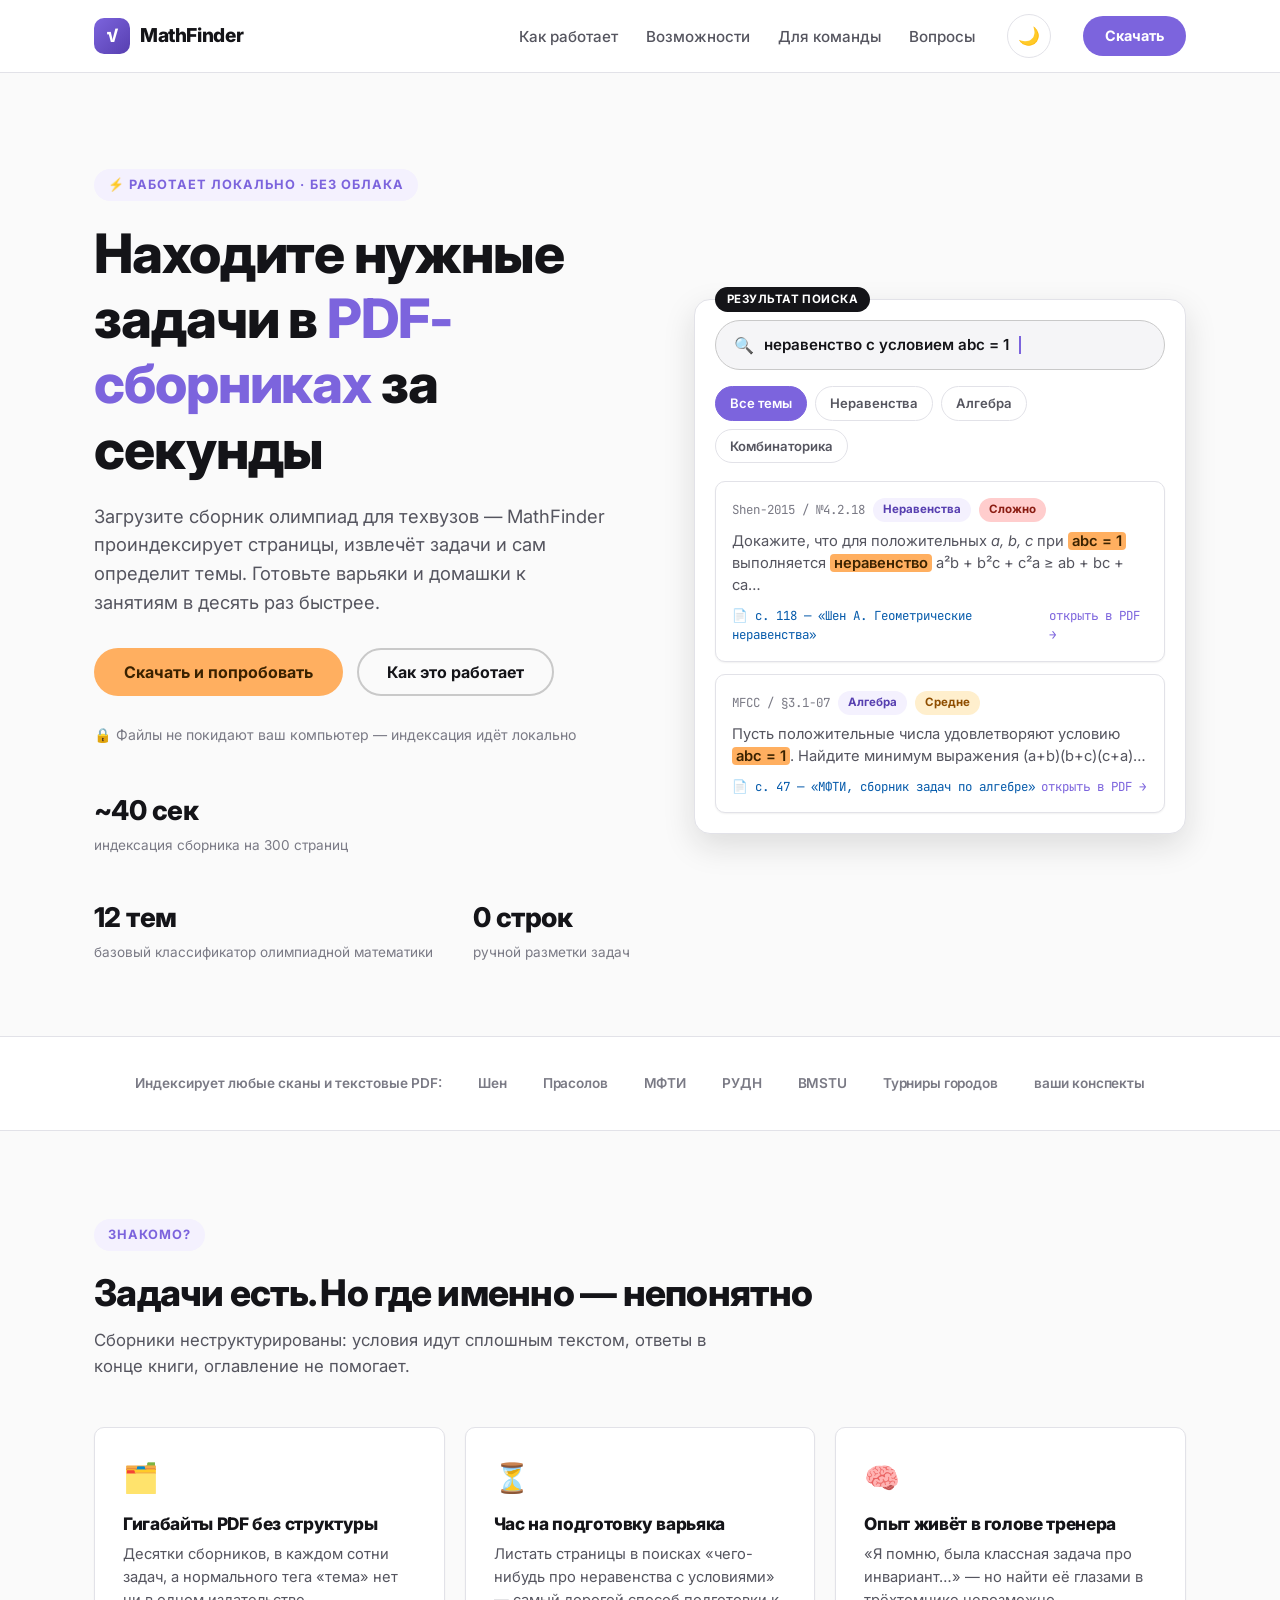
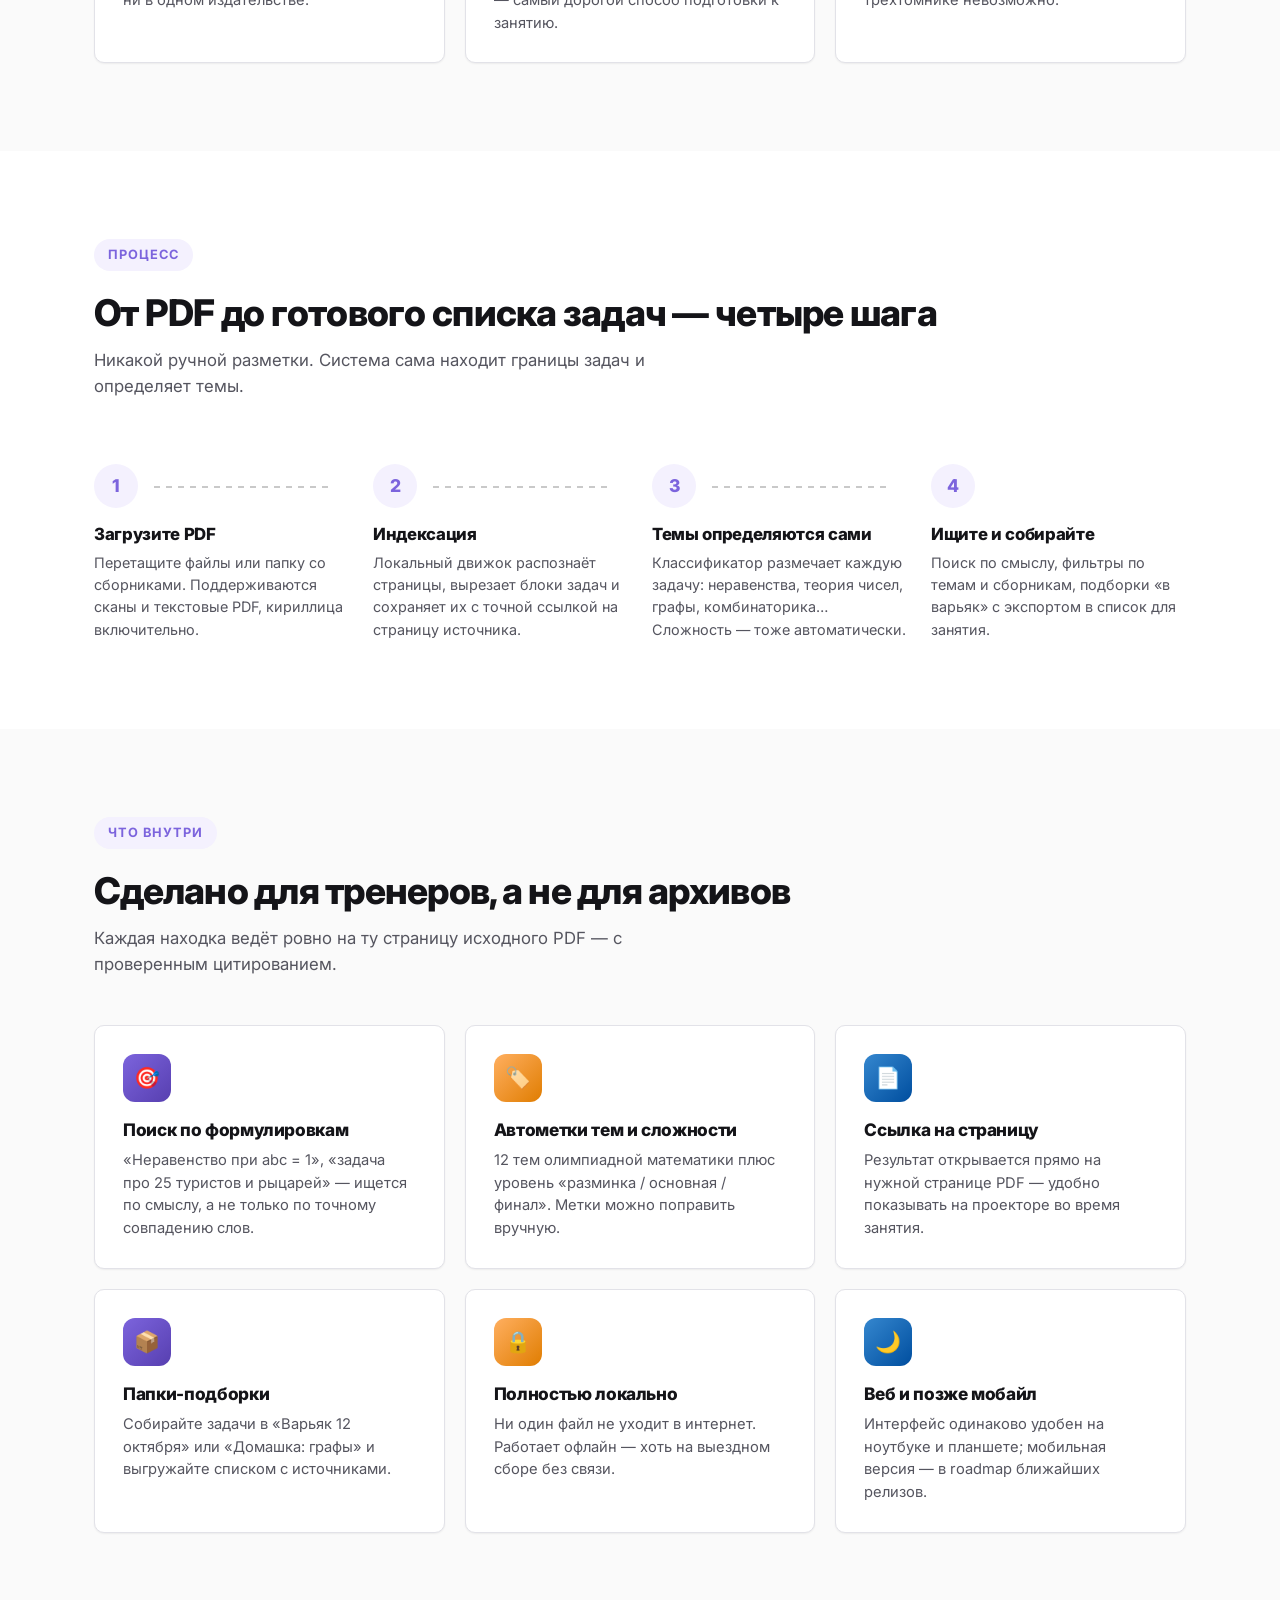
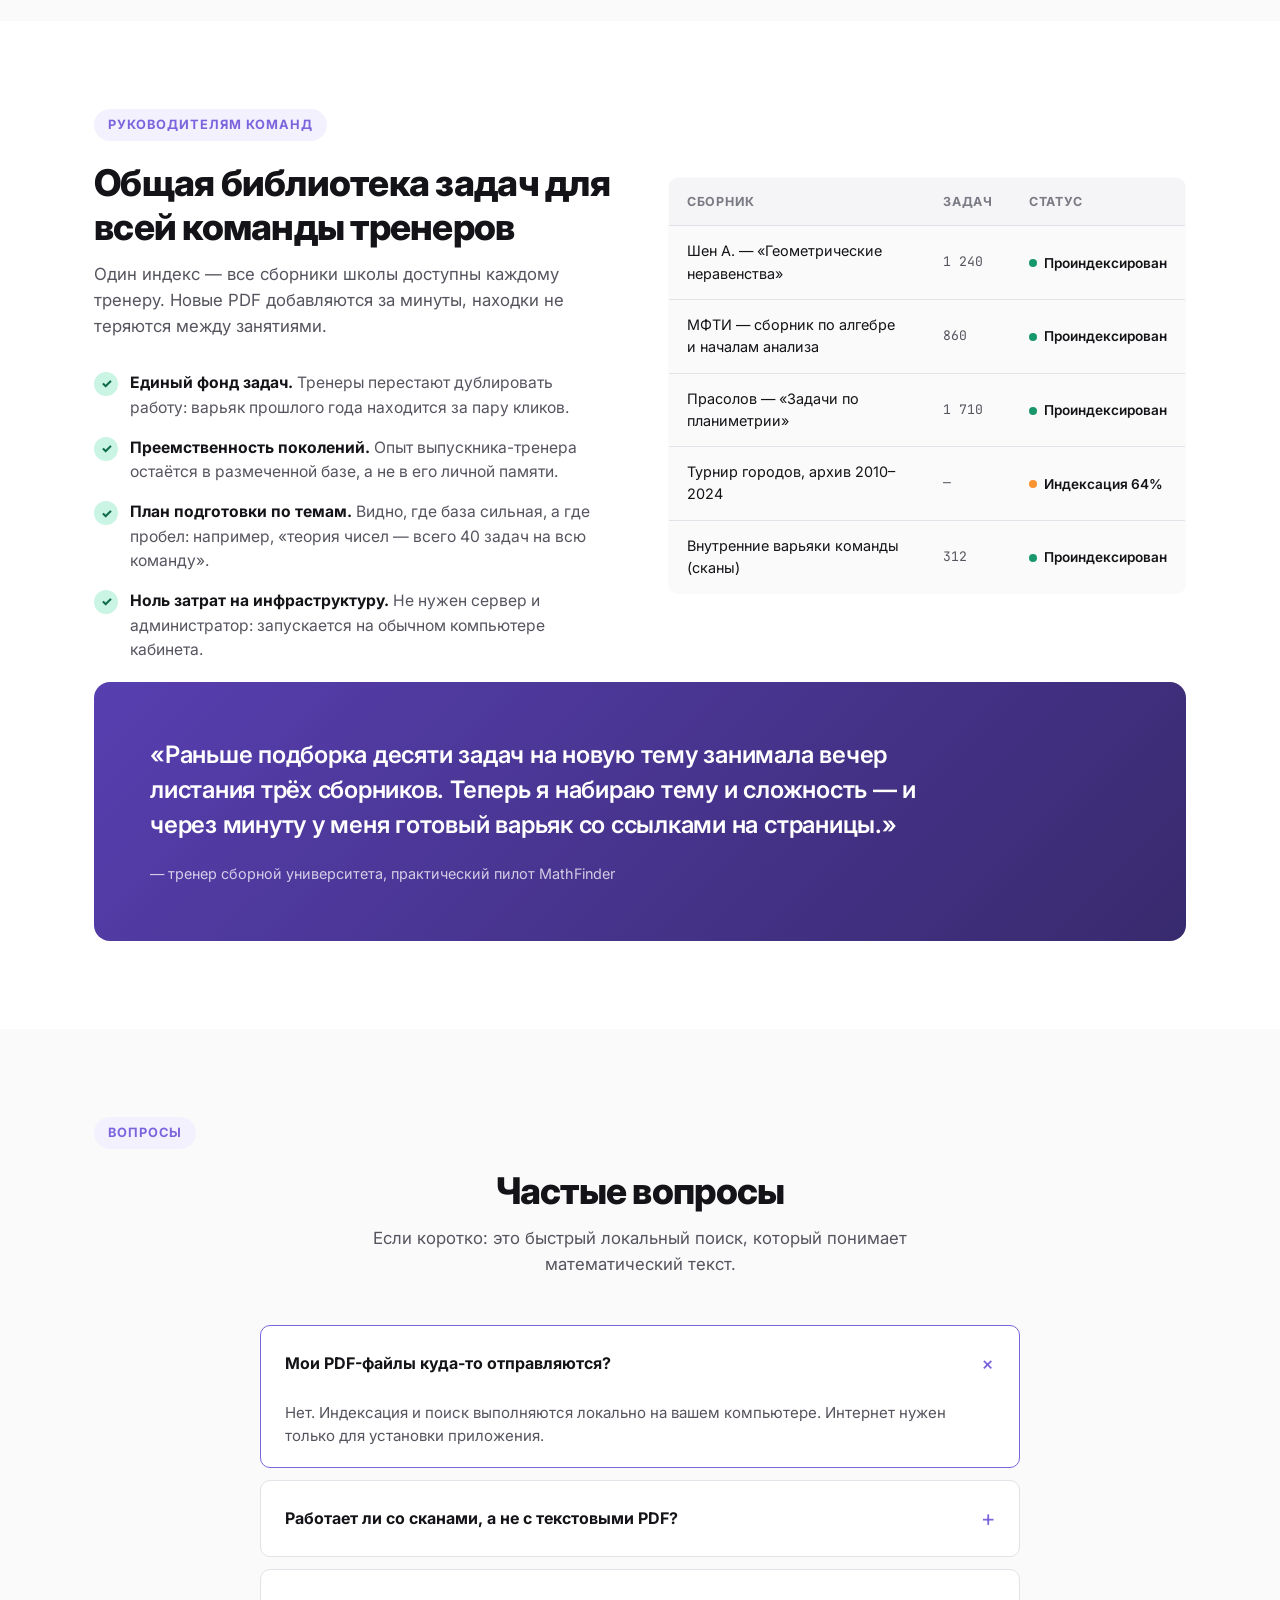
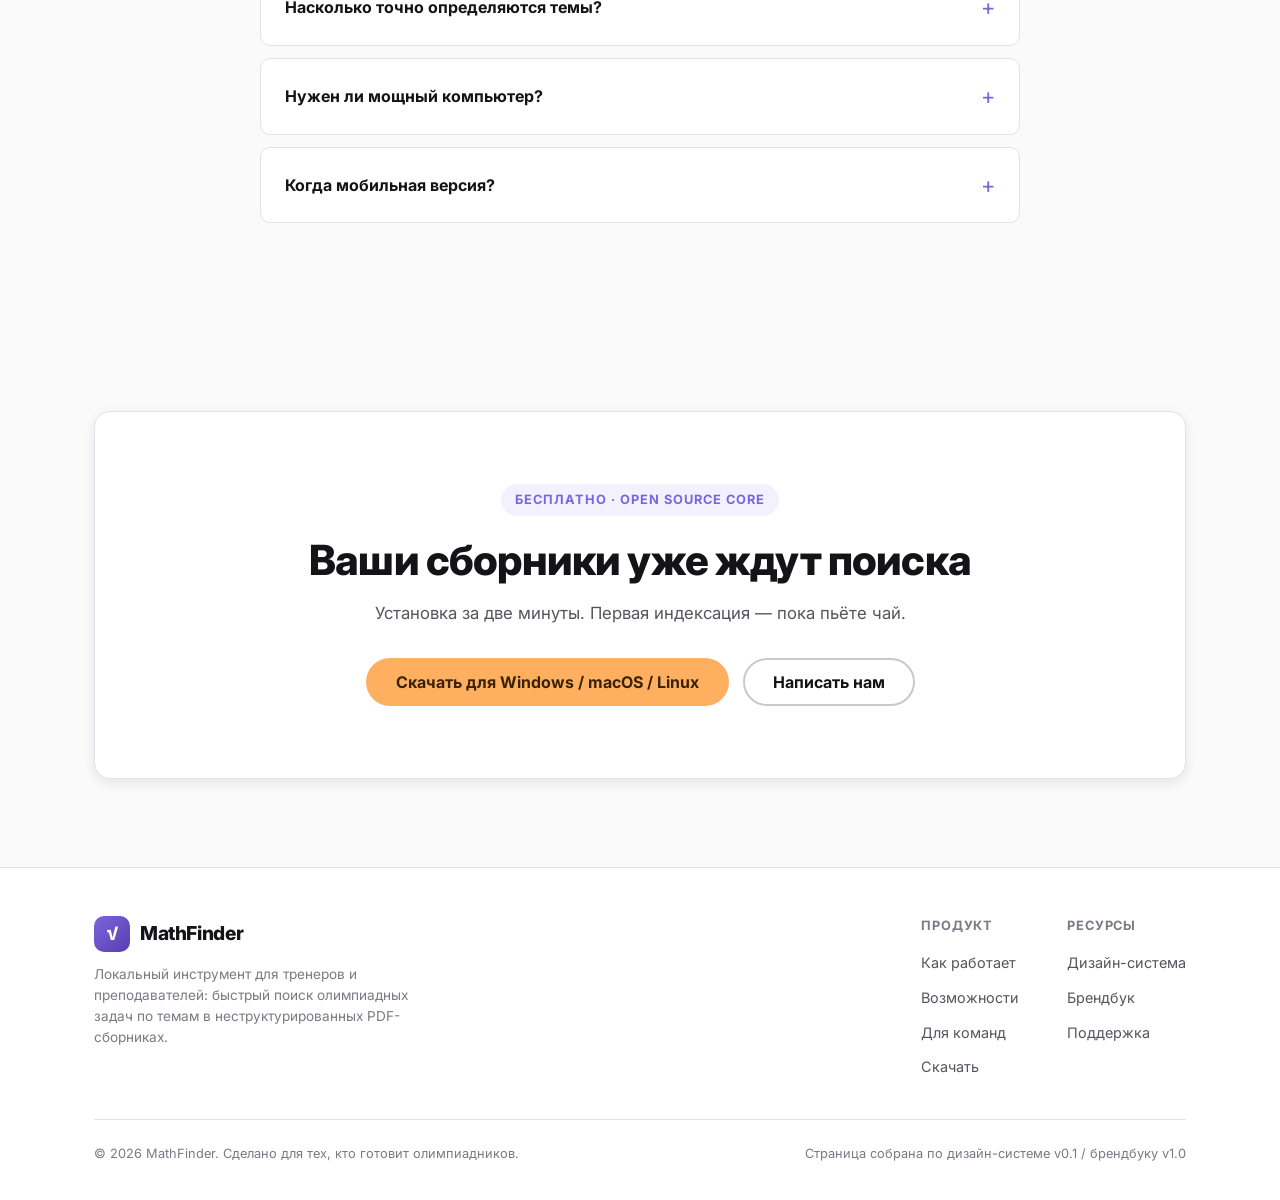
<file: landing/index.html>
<!DOCTYPE html>
<html lang="ru" data-theme="light">
<head>
<meta charset="UTF-8">
<meta name="viewport" content="width=device-width, initial-scale=1.0">
<title>MathFinder — поиск олимпиадных задач по темам в ваших PDF-сборниках</title>
<meta name="description" content="Локальный инструмент для тренеров и преподавателей: загрузите PDF-сборник, система проиндексирует страницы и извлечёт задачи с темами. Всё работает на вашем компьютере.">
<link rel="icon" type="image/svg+xml" href="../brandbook/assets/favicon.svg">
<link rel="preconnect" href="https://fonts.googleapis.com">
<link rel="preconnect" href="https://fonts.gstatic.com" crossorigin>
<link href="https://fonts.googleapis.com/css2?family=Inter:wght@400;500;600;700;800&family=JetBrains+Mono:wght@500;700&display=swap" rel="stylesheet">
<style>
/* ============================================================
   MathFinder Landing v1.0 — собрано строго по брендбуку
   Токены продублированы из design-system/tokens.css (v0.1)
   ============================================================ */
:root{
  --violet-50:#f4f1fe; --violet-100:#e9e3fd; --violet-200:#d4c9fa; --violet-300:#b7a4f4;
  --violet-400:#9a83ec; --violet-500:#7c64dd; --violet-600:#6a4fd0; --violet-700:#573fb0;
  --violet-800:#46338c; --violet-900:#382a6e;
  --orange-50:#fff6ec; --orange-100:#ffe9d1; --orange-200:#ffd2a3; --orange-300:#ffaf60;
  --orange-400:#fb9430; --orange-500:#e07d01; --orange-600:#b96500; --orange-700:#8f4e00;
  --blue-50:#eaf3fb; --blue-100:#d3e5f6; --blue-200:#a8caec; --blue-300:#6ea9df;
  --blue-400:#3587cf; --blue-500:#065bab; --blue-600:#004e9f; --blue-700:#003d7d;
  --gray-0:#fff; --gray-25:#fafafa; --gray-50:#f5f5f7; --gray-100:#eeeef1; --gray-200:#e2e2e8;
  --gray-300:#c9c9c9; --gray-400:#a3a3ad; --gray-500:#7a7a85; --gray-600:#55555f;
  --gray-700:#3a3a42; --gray-800:#232329; --gray-900:#141418;
  --green-100:#caf4e3; --green-500:#17976a; --green-700:#0d6b4a;
  --yellow-100:#ffefcd; --yellow-500:#c98a00;

  --bg-page:var(--gray-25); --bg-surface:var(--gray-0); --bg-surface-2:var(--gray-50);
  --bg-inverse:var(--gray-900);
  --text-primary:var(--gray-900); --text-secondary:var(--gray-600); --text-tertiary:var(--gray-500);
  --text-on-brand:#fff;
  --border-default:var(--gray-200); --border-strong:var(--gray-300);
  --brand:var(--violet-500); --brand-hover:var(--violet-600); --brand-soft:var(--violet-50);
  --accent:var(--orange-300); --link:var(--blue-500);

  --font-sans:"Inter","TildaSans","Gilroy",-apple-system,"Segoe UI",Arial,sans-serif;
  --font-mono:"JetBrains Mono","SF Mono",Consolas,monospace;

  --r-sm:6px; --r-md:10px; --r-lg:16px; --r-pill:999px; --r-full:50%;
  --shadow-xs:0 1px 2px rgba(20,20,24,.06);
  --shadow-sm:0 1px 3px rgba(20,20,24,.08),0 1px 2px rgba(20,20,24,.05);
  --shadow-md:0 4px 12px rgba(20,20,24,.09);
  --shadow-lg:0 12px 32px rgba(20,20,24,.13);
  --shadow-focus:0 0 0 3px color-mix(in srgb,var(--brand) 30%,transparent);
}
[data-theme="dark"]{
  --bg-page:var(--gray-900); --bg-surface:#1c1c22; --bg-surface-2:#232329;
  --text-primary:#f2f2f5; --text-secondary:#b5b5bf; --text-tertiary:#8b8b96;
  --border-default:#2e2e36; --border-strong:#3d3d47;
  --brand:var(--violet-400); --brand-hover:var(--violet-300);
  --brand-soft:color-mix(in srgb,var(--violet-400) 14%,transparent);
  --link:var(--blue-300);
  --shadow-md:0 4px 12px rgba(0,0,0,.4); --shadow-lg:0 12px 32px rgba(0,0,0,.5);
}

*,*::before,*::after{box-sizing:border-box;margin:0;padding:0}
html{scroll-behavior:smooth}
body{
  font-family:var(--font-sans);background:var(--bg-page);color:var(--text-primary);
  line-height:1.55;font-size:16px;-webkit-font-smoothing:antialiased;
  transition:background .25s,color .25s;
}
img,svg{display:block;max-width:100%}
a{color:var(--link);text-decoration:none}
.container{max-width:1140px;margin:0 auto;padding:0 24px}
section{padding:88px 0}
h1,h2,h3{letter-spacing:-.02em;line-height:1.2;font-weight:800}
h2{font-size:clamp(1.7rem,3.4vw,2.3rem);margin-bottom:12px}
.section-sub{color:var(--text-secondary);font-size:1.05rem;max-width:640px;margin-bottom:48px}
.eyebrow{
  display:inline-flex;align-items:center;gap:8px;font-size:.8rem;font-weight:700;
  letter-spacing:.08em;text-transform:uppercase;color:var(--brand);
  background:var(--brand-soft);padding:6px 14px;border-radius:var(--r-pill);margin-bottom:20px;
}

/* ---------- Кнопки (по гайдлайну: pill, один акцентный CTA) ---------- */
.btn{
  display:inline-flex;align-items:center;justify-content:center;gap:8px;
  min-height:48px;padding:0 28px;border-radius:var(--r-pill);border:2px solid transparent;
  font:inherit;font-weight:700;font-size:1rem;cursor:pointer;transition:all .18s ease;
  text-decoration:none;white-space:nowrap;
}
.btn:focus-visible{outline:none;box-shadow:var(--shadow-focus)}
.btn-accent{background:var(--accent);color:#3a2200}
.btn-accent:hover{background:var(--orange-400);transform:translateY(-1px);box-shadow:var(--shadow-md)}
.btn-primary{background:var(--brand);color:var(--text-on-brand)}
.btn-primary:hover{background:var(--brand-hover);transform:translateY(-1px);box-shadow:var(--shadow-md)}
.btn-ghost{background:transparent;color:var(--text-primary);border-color:var(--border-strong)}
.btn-ghost:hover{border-color:var(--brand);color:var(--brand)}
.btn-sm{min-height:40px;padding:0 20px;font-size:.9rem}

/* ---------- Шапка ---------- */
.site-header{
  position:sticky;top:0;z-index:50;background:color-mix(in srgb,var(--bg-surface) 88%,transparent);
  backdrop-filter:blur(10px);border-bottom:1px solid var(--border-default);
}
.nav{display:flex;align-items:center;gap:32px;height:72px}
.logo{display:flex;align-items:center;gap:10px;font-weight:800;font-size:1.2rem;letter-spacing:-.02em;color:var(--text-primary)}
.logo-mark{
  width:36px;height:36px;border-radius:10px;display:grid;place-items:center;
  background:linear-gradient(135deg,var(--violet-500),var(--violet-700));
  color:#fff;font-weight:800;font-size:1.15rem;font-family:var(--font-mono);
}
.nav-links{display:flex;gap:28px;list-style:none;margin-left:auto}
.nav-links a{color:var(--text-secondary);font-weight:500;font-size:.95rem;transition:color .15s}
.nav-links a:hover{color:var(--brand)}
.theme-toggle{
  width:44px;height:44px;border-radius:var(--r-full);border:1px solid var(--border-default);
  background:var(--bg-surface);cursor:pointer;font-size:1.1rem;display:grid;place-items:center;
  transition:all .15s;
}
.theme-toggle:hover{border-color:var(--brand)}

/* ---------- Hero ---------- */
.hero{padding:96px 0 72px;overflow:hidden}
.hero-grid{display:grid;grid-template-columns:1.05fr .95fr;gap:56px;align-items:center}
.hero h1{font-size:clamp(2.2rem,5vw,3.4rem);margin-bottom:20px}
.hero h1 .hl{color:var(--brand)}
.hero p.lead{font-size:1.15rem;color:var(--text-secondary);margin-bottom:32px;max-width:520px}
.hero-cta{display:flex;gap:14px;flex-wrap:wrap;margin-bottom:28px}
.hero-note{display:flex;align-items:center;gap:8px;font-size:.88rem;color:var(--text-tertiary)}
.hero-stats{display:flex;gap:40px;margin-top:44px;flex-wrap:wrap}
.stat b{display:block;font-size:1.7rem;font-weight:800;letter-spacing:-.02em;color:var(--text-primary)}
.stat span{font-size:.85rem;color:var(--text-tertiary)}

/* Демо-карточка результата поиска */
.demo-panel{
  background:var(--bg-surface);border:1px solid var(--border-default);border-radius:var(--r-lg);
  box-shadow:var(--shadow-lg);padding:20px;position:relative;
}
.demo-search{
  display:flex;align-items:center;gap:10px;border:1.5px solid var(--border-strong);
  border-radius:var(--r-pill);padding:12px 18px;margin-bottom:16px;background:var(--bg-surface-2);
}
.demo-search .q{font-weight:600;font-size:.95rem}
.demo-search .cursor{width:2px;height:18px;background:var(--brand);animation:blink 1s step-end infinite}
@keyframes blink{50%{opacity:0}}
.chip{
  display:inline-flex;align-items:center;gap:6px;padding:6px 14px;border-radius:var(--r-pill);
  font-size:.82rem;font-weight:600;border:1.5px solid var(--border-default);background:var(--bg-surface);
  color:var(--text-secondary);cursor:pointer;transition:all .15s;user-select:none;
}
.chip.active{background:var(--brand);border-color:var(--brand);color:#fff}
.demo-chips{display:flex;gap:8px;flex-wrap:wrap;margin-bottom:18px}
.problem-card{
  border:1px solid var(--border-default);border-radius:var(--r-md);padding:16px;
  background:var(--bg-surface);box-shadow:var(--shadow-xs);transition:all .2s;
}
.problem-card + .problem-card{margin-top:12px}
.problem-card:hover{border-color:var(--brand);box-shadow:var(--shadow-md);transform:translateY(-2px)}
.pc-head{display:flex;align-items:center;gap:8px;flex-wrap:wrap;margin-bottom:8px}
.pc-id{font-family:var(--font-mono);font-size:.78rem;color:var(--text-tertiary)}
.badge{font-size:.72rem;font-weight:700;padding:3px 10px;border-radius:var(--r-pill)}
.badge-hard{background:var(--red-100,#ffcdcd);color:#8a1c12}
.badge-mid{background:var(--yellow-100);color:var(--orange-700)}
.badge-easy{background:var(--green-100);color:var(--green-700)}
.badge-topic{background:var(--brand-soft);color:var(--violet-700)}
[data-theme="dark"] .badge-topic{color:var(--violet-200)}
[data-theme="dark"] .badge-hard{background:#4a1d1a;color:#ffb4ab}
[data-theme="dark"] .badge-mid{background:#4a3a12;color:#ffd591}
[data-theme="dark"] .badge-easy{background:#123f2e;color:#8ee6c0}
.pc-text{font-size:.92rem;color:var(--text-secondary);line-height:1.5}
mark{background:var(--accent);color:#3a2200;padding:0 4px;border-radius:4px;font-weight:600}
.pc-foot{display:flex;align-items:center;gap:6px;margin-top:10px;font-family:var(--font-mono);font-size:.78rem;color:var(--link)}
.demo-label{
  position:absolute;top:-13px;left:20px;background:var(--gray-900);color:#fff;
  font-size:.72rem;font-weight:700;padding:4px 12px;border-radius:var(--r-pill);letter-spacing:.04em;
}

/* ---------- Логотипы-источники ---------- */
.sources{padding:36px 0;border-top:1px solid var(--border-default);border-bottom:1px solid var(--border-default);background:var(--bg-surface)}
.sources .container{display:flex;align-items:center;gap:36px;flex-wrap:wrap;justify-content:center}
.sources span{font-size:.85rem;color:var(--text-tertiary);font-weight:600}
.source-tag{font-weight:700;color:var(--text-tertiary);font-size:.95rem;letter-spacing:-.01em}

/* ---------- Боли ---------- */
.pain-grid{display:grid;grid-template-columns:repeat(3,1fr);gap:20px}
.pain-card{
  background:var(--bg-surface);border:1px solid var(--border-default);border-radius:var(--r-md);
  padding:28px;box-shadow:var(--shadow-xs);
}
.pain-card .emoji{font-size:1.8rem;margin-bottom:14px}
.pain-card h3{font-size:1.08rem;margin-bottom:8px}
.pain-card p{font-size:.92rem;color:var(--text-secondary)}

/* ---------- Как работает ---------- */
.how{background:var(--bg-surface)}
.steps{display:grid;grid-template-columns:repeat(4,1fr);gap:24px;counter-reset:step}
.step{position:relative;padding-top:16px}
.step-num{
  width:44px;height:44px;border-radius:var(--r-full);display:grid;place-items:center;
  background:var(--brand-soft);color:var(--brand);font-weight:800;font-size:1.1rem;margin-bottom:16px;
}
.step h3{font-size:1.05rem;margin-bottom:8px}
.step p{font-size:.9rem;color:var(--text-secondary)}
.step::after{
  content:"";position:absolute;top:38px;left:60px;right:16px;height:2px;
  background:repeating-linear-gradient(90deg,var(--border-strong) 0 6px,transparent 6px 12px);
}
.step:last-child::after{display:none}

/* ---------- Возможности ---------- */
.feat-grid{display:grid;grid-template-columns:repeat(3,1fr);gap:20px}
.feat-card{
  background:var(--bg-surface);border:1px solid var(--border-default);border-radius:var(--r-md);
  padding:28px;box-shadow:var(--shadow-xs);transition:all .2s;
}
.feat-card:hover{border-color:var(--brand);box-shadow:var(--shadow-md);transform:translateY(-3px)}
.feat-icon{
  width:48px;height:48px;border-radius:12px;display:grid;place-items:center;margin-bottom:18px;
  background:linear-gradient(135deg,var(--violet-500),var(--violet-700));color:#fff;font-size:1.3rem;
}
.feat-card.accent .feat-icon{background:linear-gradient(135deg,var(--orange-300),var(--orange-500))}
.feat-card.blue .feat-icon{background:linear-gradient(135deg,var(--blue-400),var(--blue-600))}
.feat-card h3{font-size:1.08rem;margin-bottom:8px}
.feat-card p{font-size:.92rem;color:var(--text-secondary)}

/* ---------- Для команды ---------- */
.team{background:var(--bg-surface)}
.team-grid{display:grid;grid-template-columns:1fr 1fr;gap:56px;align-items:center}
.check-list{list-style:none;display:flex;flex-direction:column;gap:16px}
.check-list li{display:flex;gap:12px;font-size:.98rem;color:var(--text-secondary)}
.check-list b{color:var(--text-primary)}
.check-ico{
  flex:none;width:24px;height:24px;border-radius:var(--r-full);background:var(--green-100);
  color:var(--green-700);display:grid;place-items:center;font-size:.8rem;font-weight:800;margin-top:1px;
}
.collection-table{width:100%;border-collapse:collapse;background:var(--bg-page);border:1px solid var(--border-default);border-radius:var(--r-md);overflow:hidden;font-size:.9rem}
.collection-table th{text-align:left;padding:14px 18px;background:var(--bg-surface-2);color:var(--text-tertiary);font-size:.78rem;text-transform:uppercase;letter-spacing:.06em}
.collection-table td{padding:14px 18px;border-top:1px solid var(--border-default)}
.collection-table .mono{font-family:var(--font-mono);font-size:.82rem;color:var(--text-secondary)}
.status-dot{display:inline-flex;align-items:center;gap:7px;font-weight:600;font-size:.85rem}
.status-dot::before{content:"";width:8px;height:8px;border-radius:var(--r-full)}
.status-ok::before{background:var(--green-500)}
.status-ing::before{background:var(--orange-400);animation:pulse 1.4s infinite}
@keyframes pulse{50%{opacity:.35}}

/* ---------- Цитата ---------- */
.quote-band{background:linear-gradient(135deg,var(--violet-700),var(--violet-900));color:#fff;border-radius:var(--r-lg);padding:56px;margin-top:20px}
.quote-band blockquote{font-size:clamp(1.15rem,2.4vw,1.5rem);font-weight:600;line-height:1.45;letter-spacing:-.01em;max-width:820px}
.quote-band cite{display:block;margin-top:20px;font-style:normal;font-size:.9rem;opacity:.75}

/* ---------- FAQ ---------- */
.faq{max-width:760px;margin:0 auto}
details{
  background:var(--bg-surface);border:1px solid var(--border-default);border-radius:var(--r-md);
  padding:0 24px;margin-bottom:12px;transition:border-color .15s;
}
details[open]{border-color:var(--brand)}
summary{
  cursor:pointer;font-weight:700;font-size:1rem;padding:20px 0;list-style:none;
  display:flex;justify-content:space-between;align-items:center;gap:16px;
}
summary::-webkit-details-marker{display:none}
summary::after{content:"+";font-size:1.4rem;color:var(--brand);font-weight:400;transition:transform .2s}
details[open] summary::after{transform:rotate(45deg)}
details p{padding-bottom:20px;color:var(--text-secondary);font-size:.94rem}

/* ---------- Финальный CTA ---------- */
.cta-final{text-align:center}
.cta-final .inner{
  background:var(--bg-surface);border:1px solid var(--border-default);border-radius:var(--r-lg);
  padding:72px 32px;box-shadow:var(--shadow-md);
}
.cta-final h2{font-size:clamp(1.8rem,4vw,2.6rem);margin-bottom:14px}
.cta-final p{color:var(--text-secondary);margin-bottom:32px;font-size:1.05rem}

/* ---------- Подвал ---------- */
.site-footer{border-top:1px solid var(--border-default);padding:48px 0 36px;background:var(--bg-surface)}
.footer-grid{display:flex;justify-content:space-between;gap:32px;flex-wrap:wrap;align-items:flex-start}
.footer-grid p{font-size:.85rem;color:var(--text-tertiary);max-width:340px;margin-top:12px}
.footer-links{display:flex;gap:48px;flex-wrap:wrap}
.footer-col h4{font-size:.8rem;text-transform:uppercase;letter-spacing:.07em;color:var(--text-tertiary);margin-bottom:14px}
.footer-col ul{list-style:none;display:flex;flex-direction:column;gap:10px}
.footer-col a{font-size:.9rem;color:var(--text-secondary)}
.footer-col a:hover{color:var(--brand)}
.footer-bottom{margin-top:40px;padding-top:24px;border-top:1px solid var(--border-default);font-size:.8rem;color:var(--text-tertiary);display:flex;justify-content:space-between;gap:16px;flex-wrap:wrap}

/* ---------- Reveal-анимация ---------- */
.reveal{opacity:0;transform:translateY(22px);transition:opacity .6s ease,transform .6s ease}
.reveal.visible{opacity:1;transform:none}
@media (prefers-reduced-motion:reduce){.reveal{opacity:1;transform:none;transition:none}}

/* ---------- Адаптив ---------- */
@media (max-width:960px){
  .hero-grid,.team-grid{grid-template-columns:1fr}
  .pain-grid,.feat-grid{grid-template-columns:1fr 1fr}
  .steps{grid-template-columns:1fr 1fr}
  .step::after{display:none}
  .nav-links{display:none}
  section{padding:64px 0}
}
@media (max-width:600px){
  .pain-grid,.feat-grid,.steps{grid-template-columns:1fr}
  .quote-band{padding:36px 24px}
  .hero{padding:56px 0 40px}
}
</style>
</head>
<body>

<!-- ================= ШАПКА ================= -->
<header class="site-header">
  <div class="container nav">
    <a class="logo" href="#top"><span class="logo-mark">√</span>MathFinder</a>
    <ul class="nav-links">
      <li><a href="#how">Как работает</a></li>
      <li><a href="#features">Возможности</a></li>
      <li><a href="#team">Для команды</a></li>
      <li><a href="#faq">Вопросы</a></li>
    </ul>
    <button class="theme-toggle" id="themeBtn" aria-label="Переключить тему">🌙</button>
    <a class="btn btn-primary btn-sm" href="#cta">Скачать</a>
  </div>
</header>

<main id="top">

<!-- ================= HERO ================= -->
<section class="hero">
  <div class="container hero-grid">
    <div>
      <span class="eyebrow">⚡ Работает локально · без облака</span>
      <h1>Находите нужные задачи в&nbsp;<span class="hl">PDF-сборниках</span> за секунды</h1>
      <p class="lead">Загрузите сборник олимпиад для техвузов — MathFinder проиндексирует страницы, извлечёт задачи и сам определит темы. Готовьте варьяки и домашки к занятиям в десять раз быстрее.</p>
      <div class="hero-cta">
        <a class="btn btn-accent" href="#cta">Скачать и попробовать</a>
        <a class="btn btn-ghost" href="#how">Как это работает</a>
      </div>
      <div class="hero-note">🔒 Файлы не покидают ваш компьютер — индексация идёт локально</div>
      <div class="hero-stats">
        <div class="stat"><b>~40 сек</b><span>индексация сборника на 300 страниц</span></div>
        <div class="stat"><b>12 тем</b><span>базовый классификатор олимпиадной математики</span></div>
        <div class="stat"><b>0 строк</b><span>ручной разметки задач</span></div>
      </div>
    </div>

    <!-- Живое демо результата поиска -->
    <div class="demo-panel reveal">
      <span class="demo-label">РЕЗУЛЬТАТ ПОИСКА</span>
      <div class="demo-search">
        <span>🔍</span><span class="q">неравенство с условием abc = 1</span><span class="cursor"></span>
      </div>
      <div class="demo-chips" id="chipRow">
        <span class="chip active">Все темы</span>
        <span class="chip">Неравенства</span>
        <span class="chip">Алгебра</span>
        <span class="chip">Комбинаторика</span>
      </div>
      <article class="problem-card">
        <div class="pc-head">
          <span class="pc-id">Shen-2015 / №4.2.18</span>
          <span class="badge badge-topic">Неравенства</span>
          <span class="badge badge-hard">Сложно</span>
        </div>
        <p class="pc-text">Докажите, что для положительных <i>a, b, c</i> при <mark>abc = 1</mark> выполняется <mark>неравенство</mark> a²b + b²c + c²a ≥ ab + bc + ca…</p>
        <div class="pc-foot">📄 с. 118 — «Шен А. Геометрические неравенства» <span style="color:var(--brand)">открыть в PDF →</span></div>
      </article>
      <article class="problem-card">
        <div class="pc-head">
          <span class="pc-id">MFCC / §3.1-07</span>
          <span class="badge badge-topic">Алгебра</span>
          <span class="badge badge-mid">Средне</span>
        </div>
        <p class="pc-text">Пусть положительные числа удовлетворяют условию <mark>abc = 1</mark>. Найдите минимум выражения (a+b)(b+c)(c+a)…</p>
        <div class="pc-foot">📄 с. 47 — «МФТИ, сборник задач по алгебре» <span style="color:var(--brand)">открыть в PDF →</span></div>
      </article>
    </div>
  </div>
</section>

<!-- ================= ИСТОЧНИКИ ================= -->
<div class="sources">
  <div class="container">
    <span>Индексирует любые сканы и текстовые PDF:</span>
    <span class="source-tag">Шен</span><span class="source-tag">Прасолов</span><span class="source-tag">МФТИ</span>
    <span class="source-tag">РУДН</span><span class="source-tag">BMSTU</span><span class="source-tag">Турниры городов</span>
    <span class="source-tag">ваши конспекты</span>
  </div>
</div>

<!-- ================= БОЛИ ================= -->
<section>
  <div class="container">
    <span class="eyebrow">Знакомо?</span>
    <h2>Задачи есть. Но где именно — непонятно</h2>
    <p class="section-sub">Сборники неструктурированы: условия идут сплошным текстом, ответы в конце книги, оглавление не помогает.</p>
    <div class="pain-grid">
      <div class="pain-card reveal"><div class="emoji">🗂️</div><h3>Гигабайты PDF без структуры</h3><p>Десятки сборников, в каждом сотни задач, а нормального тега «тема» нет ни в одном издательстве.</p></div>
      <div class="pain-card reveal"><div class="emoji">⏳</div><h3>Час на подготовку варьяка</h3><p>Листать страницы в поисках «чего-нибудь про неравенства с условиями» — самый дорогой способ подготовки к занятию.</p></div>
      <div class="pain-card reveal"><div class="emoji">🧠</div><h3>Опыт живёт в голове тренера</h3><p>«Я помню, была классная задача про инвариант…» — но найти её глазами в трёхтомнике невозможно.</p></div>
    </div>
  </div>
</section>

<!-- ================= КАК РАБОТАЕТ ================= -->
<section class="how" id="how">
  <div class="container">
    <span class="eyebrow">Процесс</span>
    <h2>От PDF до готового списка задач — четыре шага</h2>
    <p class="section-sub">Никакой ручной разметки. Система сама находит границы задач и определяет темы.</p>
    <div class="steps">
      <div class="step reveal"><div class="step-num">1</div><h3>Загрузите PDF</h3><p>Перетащите файлы или папку со сборниками. Поддерживаются сканы и текстовые PDF, кириллица включительно.</p></div>
      <div class="step reveal"><div class="step-num">2</div><h3>Индексация</h3><p>Локальный движок распознаёт страницы, вырезает блоки задач и сохраняет их с точной ссылкой на страницу источника.</p></div>
      <div class="step reveal"><div class="step-num">3</div><h3>Темы определяются сами</h3><p>Классификатор размечает каждую задачу: неравенства, теория чисел, графы, комбинаторика… Сложность — тоже автоматически.</p></div>
      <div class="step reveal"><div class="step-num">4</div><h3>Ищите и собирайте</h3><p>Поиск по смыслу, фильтры по темам и сборникам, подборки «в варьяк» с экспортом в список для занятия.</p></div>
    </div>
  </div>
</section>

<!-- ================= ВОЗМОЖНОСТИ ================= -->
<section id="features">
  <div class="container">
    <span class="eyebrow">Что внутри</span>
    <h2>Сделано для тренеров, а не для архивов</h2>
    <p class="section-sub">Каждая находка ведёт ровно на ту страницу исходного PDF — с проверенным цитированием.</p>
    <div class="feat-grid">
      <div class="feat-card reveal"><div class="feat-icon">🎯</div><h3>Поиск по формулировкам</h3><p>«Неравенство при abc = 1», «задача про 25 туристов и рыцарей» — ищется по смыслу, а не только по точному совпадению слов.</p></div>
      <div class="feat-card accent reveal"><div class="feat-icon">🏷️</div><h3>Автометки тем и сложности</h3><p>12 тем олимпиадной математики плюс уровень «разминка / основная / финал». Метки можно поправить вручную.</p></div>
      <div class="feat-card blue reveal"><div class="feat-icon">📄</div><h3>Ссылка на страницу</h3><p>Результат открывается прямо на нужной странице PDF — удобно показывать на проекторе во время занятия.</p></div>
      <div class="feat-card reveal"><div class="feat-icon">📦</div><h3>Папки-подборки</h3><p>Собирайте задачи в «Варьяк 12 октября» или «Домашка: графы» и выгружайте списком с источниками.</p></div>
      <div class="feat-card accent reveal"><div class="feat-icon">🔒</div><h3>Полностью локально</h3><p>Ни один файл не уходит в интернет. Работает офлайн — хоть на выездном сборе без связи.</p></div>
      <div class="feat-card blue reveal"><div class="feat-icon">🌙</div><h3>Веб и позже мобайл</h3><p>Интерфейс одинаково удобен на ноутбуке и планшете; мобильная версия — в roadmap ближайших релизов.</p></div>
    </div>
  </div>
</section>

<!-- ================= ДЛЯ КОМАНДЫ ================= -->
<section class="team" id="team">
  <div class="container team-grid">
    <div>
      <span class="eyebrow">Руководителям команд</span>
      <h2>Общая библиотека задач для всей команды тренеров</h2>
      <p class="section-sub" style="margin-bottom:32px">Один индекс — все сборники школы доступны каждому тренеру. Новые PDF добавляются за минуты, находки не теряются между занятиями.</p>
      <ul class="check-list">
        <li><span class="check-ico">✓</span><span><b>Единый фонд задач.</b> Тренеры перестают дублировать работу: варьяк прошлого года находится за пару кликов.</span></li>
        <li><span class="check-ico">✓</span><span><b>Преемственность поколений.</b> Опыт выпускника-тренера остаётся в размеченной базе, а не в его личной памяти.</span></li>
        <li><span class="check-ico">✓</span><span><b>План подготовки по темам.</b> Видно, где база сильная, а где пробел: например, «теория чисел — всего 40 задач на всю команду».</span></li>
        <li><span class="check-ico">✓</span><span><b>Ноль затрат на инфраструктуру.</b> Не нужен сервер и администратор: запускается на обычном компьютере кабинета.</span></li>
      </ul>
    </div>
    <div class="reveal">
      <table class="collection-table">
        <thead><tr><th>Сборник</th><th>Задач</th><th>Статус</th></tr></thead>
        <tbody>
          <tr><td>Шен А. — «Геометрические неравенства»</td><td class="mono">1 240</td><td><span class="status-dot status-ok">Проиндексирован</span></td></tr>
          <tr><td>МФТИ — сборник по алгебре и началам анализа</td><td class="mono">860</td><td><span class="status-dot status-ok">Проиндексирован</span></td></tr>
          <tr><td>Прасолов — «Задачи по планиметрии»</td><td class="mono">1 710</td><td><span class="status-dot status-ok">Проиндексирован</span></td></tr>
          <tr><td>Турнир городов, архив 2010–2024</td><td class="mono">—</td><td><span class="status-dot status-ing">Индексация 64%</span></td></tr>
          <tr><td>Внутренние варьяки команды (сканы)</td><td class="mono">312</td><td><span class="status-dot status-ok">Проиндексирован</span></td></tr>
        </tbody>
      </table>
    </div>
  </div>
  <div class="container">
    <div class="quote-band reveal">
      <blockquote>«Раньше подборка десяти задач на новую тему занимала вечер листания трёх сборников. Теперь я набираю тему и сложность — и через минуту у меня готовый варьяк со ссылками на страницы.»</blockquote>
      <cite>— тренер сборной университета, практический пилот MathFinder</cite>
    </div>
  </div>
</section>

<!-- ================= FAQ ================= -->
<section id="faq">
  <div class="container">
    <span class="eyebrow">Вопросы</span>
    <h2 style="text-align:center">Частые вопросы</h2>
    <p class="section-sub" style="text-align:center;margin-inline:auto">Если коротко: это быстрый локальный поиск, который понимает математический текст.</p>
    <div class="faq">
      <details open>
        <summary>Мои PDF-файлы куда-то отправляются?</summary>
        <p>Нет. Индексация и поиск выполняются локально на вашем компьютере. Интернет нужен только для установки приложения.</p>
      </details>
      <details>
        <summary>Работает ли со сканами, а не с текстовыми PDF?</summary>
        <p>Да. Для сканов используется локальное OCR с поддержкой кириллицы и математической нотации. Качество распознавания зависит от скана — проблемные страницы система помечает.</p>
      </details>
      <details>
        <summary>Насколько точно определяются темы?</summary>
        <p>Базовый классификатор покрывает 12 тем олимпиадной математики и ошибается примерно на каждой десятой задаче. Любую метку можно исправить в один клик — правки сохраняются в индексе.</p>
      </details>
      <details>
        <summary>Нужен ли мощный компьютер?</summary>
        <p>Нет. Достаточно обычного ноутбука или ПК с 8 ГБ памяти. Первичная индексация большого архива — фоновая задача: можно продолжать работать.</p>
      </details>
      <details>
        <summary>Когда мобильная версия?</summary>
        <p>Веб-интерфейс уже адаптивен, а нативное мобильное приложение с офлайн-индексом — в планах ближайших релизов. Дизайн-система спроектирована под перенос компонентов 1-в-1.</p>
      </details>
    </div>
  </div>
</section>

<!-- ================= ФИНАЛЬНЫЙ CTA ================= -->
<section class="cta-final" id="cta">
  <div class="container">
    <div class="inner reveal">
      <span class="eyebrow">Бесплатно · Open source core</span>
      <h2>Ваши сборники уже ждут поиска</h2>
      <p>Установка за две минуты. Первая индексация — пока пьёте чай.</p>
      <div style="display:flex;gap:14px;justify-content:center;flex-wrap:wrap">
        <a class="btn btn-accent" href="#" onclick="return false">Скачать для Windows / macOS / Linux</a>
        <a class="btn btn-ghost" href="#" onclick="return false">Написать нам</a>
      </div>
    </div>
  </div>
</section>

</main>

<!-- ================= ПОДВАЛ ================= -->
<footer class="site-footer">
  <div class="container">
    <div class="footer-grid">
      <div>
        <a class="logo" href="#top"><span class="logo-mark">√</span>MathFinder</a>
        <p>Локальный инструмент для тренеров и преподавателей: быстрый поиск олимпиадных задач по темам в неструктурированных PDF-сборниках.</p>
      </div>
      <div class="footer-links">
        <div class="footer-col">
          <h4>Продукт</h4>
          <ul>
            <li><a href="#how">Как работает</a></li>
            <li><a href="#features">Возможности</a></li>
            <li><a href="#team">Для команд</a></li>
            <li><a href="#cta">Скачать</a></li>
          </ul>
        </div>
        <div class="footer-col">
          <h4>Ресурсы</h4>
          <ul>
            <li><a href="#">Дизайн-система</a></li>
            <li><a href="#">Брендбук</a></li>
            <li><a href="#faq">Поддержка</a></li>
          </ul>
        </div>
      </div>
    </div>
    <div class="footer-bottom">
      <span>© 2026 MathFinder. Сделано для тех, кто готовит олимпиадников.</span>
      <span>Страница собрана по дизайн-системе v0.1 / брендбуку v1.0</span>
    </div>
  </div>
</footer>

<script>
// Тёмная тема
const btn=document.getElementById('themeBtn');
const root=document.documentElement;
const saved=localStorage.getItem('mf-theme');
if(saved){root.dataset.theme=saved;}
else if(matchMedia('(prefers-color-scheme: dark)').matches){root.dataset.theme='dark';}
syncIcon();
btn.addEventListener('click',()=>{
  root.dataset.theme=root.dataset.theme==='dark'?'light':'dark';
  localStorage.setItem('mf-theme',root.dataset.theme);
  syncIcon();
});
function syncIcon(){btn.textContent=root.dataset.theme==='dark'?'☀️':'🌙'}

// Интерактивные чипы тем в демо
document.querySelectorAll('#chipRow .chip').forEach(c=>{
  c.addEventListener('click',()=>{
    document.querySelectorAll('#chipRow .chip').forEach(x=>x.classList.remove('active'));
    c.classList.add('active');
  });
});

// Плавное появление секций
const io=new IntersectionObserver(es=>es.forEach(e=>{
  if(e.isIntersecting){e.target.classList.add('visible');io.unobserve(e.target);}
}),{threshold:.12});
document.querySelectorAll('.reveal').forEach(el=>io.observe(el));
</script>
</body>
</html>
</file>
<file: design-system/tokens.css>
/* ============================================================
   MathFinder Design Tokens  v0.1
   Продукт: локальный поиск задач по темам в PDF-сборниках
   Референсы: math-olymp.rudn.ru (фиолетовый + оранжевый)
              do.bmstu.ru (синий, Gilroy, скругления 5/10/40)
   Шрифт-замена для веба и мобилы: Inter (близок к TildaSans/Gilroy)
   ============================================================ */

:root {
  /* ---------- Brand: Violet (основной, из RUDN) ---------- */
  --violet-50:  #f4f1fe;
  --violet-100: #e9e3fd;
  --violet-200: #d4c9fa;
  --violet-300: #b7a4f4;
  --violet-400: #9a83ec;
  --violet-500: #7c64dd;   /* ← ключевой цвет RUDN */
  --violet-600: #6a4fd0;
  --violet-700: #573fb0;
  --violet-800: #46338c;
  --violet-900: #382a6e;

  /* ---------- Accent: Orange (из RUDN, CTA / подсветка находок) ---------- */
  --orange-50:  #fff6ec;
  --orange-100: #ffe9d1;
  --orange-200: #ffd2a3;
  --orange-300: #ffaf60;   /* ← ключевой акцент RUDN */
  --orange-400: #fb9430;
  --orange-500: #e07d01;   /* ← акцент BMSTU */
  --orange-600: #b96500;
  --orange-700: #8f4e00;

  /* ---------- Secondary: Blue (синяя линия BMSTU, ссылки/второй уровень) ---------- */
  --blue-50:  #eaf3fb;
  --blue-100: #d3e5f6;
  --blue-200: #a8caec;
  --blue-300: #6ea9df;
  --blue-400: #3587cf;
  --blue-500: #065bab;   /* ← основной синий BMSTU */
  --blue-600: #004e9f;
  --blue-700: #003d7d;
  --blue-800: #002d5c;
  --blue-900: #001f40;

  /* ---------- Neutral (серые) ---------- */
  --gray-0:   #ffffff;
  --gray-25:  #fafafa;   /* фон страниц BMSTU */
  --gray-50:  #f5f5f7;
  --gray-100: #eeeef1;
  --gray-200: #e2e2e8;
  --gray-300: #c9c9c9;   /* ← из RUDN, бордеры */
  --gray-400: #a3a3ad;
  --gray-500: #7a7a85;
  --gray-600: #55555f;
  --gray-700: #3a3a42;
  --gray-800: #232329;
  --gray-900: #141418;

  /* ---------- Semantic ---------- */
  --green-100: #caf4e3;   /* из BMSTU */
  --green-500: #17976a;
  --green-700: #0d6b4a;
  --red-100:   #ffcdcd;   /* из BMSTU */
  --red-500:   #d92d20;
  --red-700:   #ad0000;   /* из BMSTU */
  --yellow-100:#ffefcd;   /* из BMSTU */
  --yellow-500:#c98a00;

  /* ---------- Семантические алиасы (светлая тема) ---------- */
  --bg-page:        var(--gray-25);
  --bg-surface:     var(--gray-0);
  --bg-surface-2:   var(--gray-50);
  --bg-inverse:     var(--gray-900);
  --text-primary:   var(--gray-900);
  --text-secondary: var(--gray-600);
  --text-tertiary:  var(--gray-500);
  --text-on-brand:  #ffffff;
  --border-default: var(--gray-200);
  --border-strong:  var(--gray-300);
  --brand:          var(--violet-500);
  --brand-hover:    var(--violet-600);
  --brand-soft:     var(--violet-50);
  --accent:         var(--orange-300);
  --link:           var(--blue-500);

  /* ---------- Typography ---------- */
  --font-sans: "Inter", "TildaSans", "Gilroy", -apple-system, "Segoe UI", Arial, sans-serif;
  --font-mono: "JetBrains Mono", "SF Mono", Consolas, monospace; /* id задач, page ranges */

  --text-xs:   0.75rem;  /* 12 — лейблы, бейджи */
  --text-sm:   0.875rem; /* 14 — вторичный текст */
  --text-base: 1rem;     /* 16 — body */
  --text-lg:   1.125rem; /* 18 — крупные карточки */
  --text-xl:   1.25rem;  /* 20 — H4 */
  --text-2xl:  1.5rem;   /* 24 — H3 */
  --text-3xl:  1.875rem; /* 30 — H2 */
  --text-4xl:  2.25rem;  /* 36 — H1 страницы */
  --text-5xl:  clamp(2.25rem, 5vw, 3.5rem); /* hero */

  --leading-tight:  1.2;
  --leading-normal: 1.55;
  --tracking-h: -0.02em; /* Gilroy/TildaSans любят слегка отрицательный трекинг */

  /* ---------- Spacing (4px scale) ---------- */
  --sp-0: 0;     --sp-1: 4px;   --sp-2: 8px;   --sp-3: 12px;
  --sp-4: 16px;  --sp-5: 20px;  --sp-6: 24px;  --sp-8: 32px;
  --sp-10: 40px; --sp-12: 48px; --sp-16: 64px; --sp-20: 80px; --sp-24: 96px;

  /* ---------- Radius (BMSTU: 5 / 10 / 40) ---------- */
  --r-sm:   6px;   /* инпуты, чипы-теги */
  --r-md:   10px;  /* карточки */
  --r-lg:   16px;  /* крупные панели, hero */
  --r-pill: 999px; /* кнопки-пилюли, фильтры тем */
  --r-full: 50%;

  /* ---------- Shadows ---------- */
  --shadow-xs: 0 1px 2px rgba(20,20,24,.06);
  --shadow-sm: 0 1px 3px rgba(20,20,24,.08), 0 1px 2px rgba(20,20,24,.05);
  --shadow-md: 0 4px 12px rgba(20,20,24,.09);
  --shadow-lg: 0 12px 32px rgba(20,20,24,.13);
  --shadow-focus: 0 0 0 3px color-mix(in srgb, var(--brand) 30%, transparent);

  /* ---------- Motion ---------- */
  --dur-fast: 120ms;
  --dur-base: 200ms;
  --dur-slow: 320ms;
  --ease: cubic-bezier(.2,.7,.3,1);

  /* ---------- Layout ---------- */
  --container: 1200px;
  --header-h: 64px;
  --breakpoint-sm: 480px;
  --breakpoint-md: 768px;
  --breakpoint-lg: 1024px;
  --breakpoint-xl: 1280px;
}

/* ---------- Тёмная тема (для вечерней работы тренеров) ---------- */
[data-theme="dark"] {
  --bg-page:        #101014;
  --bg-surface:     #1a1a20;
  --bg-surface-2:   #22222a;
  --text-primary:   #f2f2f5;
  --text-secondary: #b4b4bf;
  --text-tertiary:  #85858f;
  --border-default: #2e2e38;
  --border-strong:  #3d3d48;
  --brand:          var(--violet-400);
  --brand-hover:    var(--violet-300);
  --brand-soft:     rgba(124,100,221,.16);
  --link:           var(--blue-300);
  --shadow-sm: 0 1px 3px rgba(0,0,0,.5);
  --shadow-md: 0 4px 14px rgba(0,0,0,.55);
  --shadow-lg: 0 14px 36px rgba(0,0,0,.6);
}
</file>
<file: design-system/components.css>
/* ============================================================
   MathFinder Components — базовые компоненты дизайн-системы
   Зависит от tokens.css
   ============================================================ */

/* ---------- Reset & base ---------- */
*, *::before, *::after { box-sizing: border-box; }
html { -webkit-text-size-adjust: 100%; }
body {
  margin: 0;
  font-family: var(--font-sans);
  font-size: var(--text-base);
  line-height: var(--leading-normal);
  color: var(--text-primary);
  background: var(--bg-page);
  -webkit-font-smoothing: antialiased;
}
img, svg { display: block; max-width: 100%; }
a { color: var(--link); text-decoration: none; }
a:hover { text-decoration: underline; }

/* ---------- Typography helpers ---------- */
h1, h2, h3, h4 { margin: 0 0 var(--sp-4); line-height: var(--leading-tight); letter-spacing: var(--tracking-h); font-weight: 700; }
h1 { font-size: var(--text-4xl); }
h2 { font-size: var(--text-3xl); }
h3 { font-size: var(--text-2xl); }
h4 { font-size: var(--text-xl); }
.text-sm   { font-size: var(--text-sm); }
.text-xs   { font-size: var(--text-xs); }
.text-muted{ color: var(--text-secondary); }
.mono      { font-family: var(--font-mono); font-size: .9em; }

/* ---------- Layout ---------- */
.container { max-width: var(--container); margin-inline: auto; padding-inline: var(--sp-5); }
.section   { padding-block: var(--sp-16); }
@media (max-width: 768px) { .section { padding-block: var(--sp-10); } }

/* ---------- Header / Navbar (белая шапка с цветной активной линией, как BMSTU) ---------- */
.navbar {
  position: sticky; top: 0; z-index: 50;
  height: var(--header-h);
  background: var(--bg-surface);
  border-bottom: 1px solid var(--border-default);
  display: flex; align-items: center;
}
.navbar .container { display: flex; align-items: center; gap: var(--sp-8); width: 100%; }
.brand { display: flex; align-items: center; gap: var(--sp-3); font-weight: 800; font-size: var(--text-lg); color: var(--text-primary); letter-spacing: -.01em; }
.brand:hover { text-decoration: none; }
.brand-mark {
  width: 34px; height: 34px; border-radius: 10px;
  background: linear-gradient(135deg, var(--violet-500), var(--blue-500));
  color: #fff; display: grid; place-items: center;
  font-weight: 800; font-size: 15px;
}
.nav-links { display: flex; gap: var(--sp-1); margin-left: auto; }
.nav-link {
  padding: var(--sp-2) var(--sp-4); border-radius: var(--r-pill);
  color: var(--text-secondary); font-weight: 600; font-size: var(--text-sm);
  transition: background var(--dur-fast) var(--ease), color var(--dur-fast) var(--ease);
}
.nav-link:hover { background: var(--brand-soft); color: var(--brand); text-decoration: none; }
.nav-link.is-active { background: var(--brand-soft); color: var(--brand-hover); }

/* ---------- Buttons ---------- */
.btn {
  display: inline-flex; align-items: center; justify-content: center; gap: var(--sp-2);
  font: inherit; font-weight: 700; font-size: var(--text-sm);
  border: 1.5px solid transparent; border-radius: var(--r-pill);
  padding: 10px 22px; cursor: pointer; user-select: none;
  transition: background var(--dur-fast) var(--ease), border-color var(--dur-fast) var(--ease),
              transform var(--dur-fast) var(--ease), box-shadow var(--dur-fast) var(--ease);
  white-space: nowrap;
}
.btn:active { transform: translateY(1px); }
.btn:focus-visible { outline: none; box-shadow: var(--shadow-focus); }
.btn[disabled], .btn.is-disabled { opacity: .5; pointer-events: none; }

.btn-primary { background: var(--brand); color: var(--text-on-brand); }
.btn-primary:hover { background: var(--brand-hover); }

.btn-accent { background: var(--accent); color: var(--gray-900); }
.btn-accent:hover { background: var(--orange-400); }

.btn-outline { background: transparent; color: var(--brand); border-color: var(--brand); }
.btn-outline:hover { background: var(--brand-soft); }

.btn-ghost { background: transparent; color: var(--text-secondary); }
.btn-ghost:hover { background: var(--bg-surface-2); color: var(--text-primary); }

.btn-danger { background: var(--red-500); color: #fff; }
.btn-danger:hover { background: var(--red-700); }

.btn-sm { padding: 6px 14px; font-size: var(--text-xs); }
.btn-lg { padding: 14px 30px; font-size: var(--text-base); }
.btn-icon { padding: 9px; border-radius: var(--r-full); }

/* ---------- Cards ---------- */
.card {
  background: var(--bg-surface);
  border: 1px solid var(--border-default);
  border-radius: var(--r-md);
  box-shadow: var(--shadow-xs);
  padding: var(--sp-6);
}
.card-hover { transition: box-shadow var(--dur-base) var(--ease), transform var(--dur-base) var(--ease), border-color var(--dur-base) var(--ease); }
.card-hover:hover { box-shadow: var(--shadow-md); transform: translateY(-2px); border-color: var(--violet-200); }

/* Hero-карточка со скруглением 16 и мягким градиентом (RUDN-style) */
.hero {
  border-radius: var(--r-lg);
  background:
    radial-gradient(120% 160% at 85% -20%, rgba(255,175,96,.35), transparent 55%),
    linear-gradient(120deg, var(--violet-600), var(--violet-500) 45%, var(--blue-500));
  color: #fff; padding: var(--sp-16) var(--sp-10);
}
.hero h1 { color: #fff; max-width: 18ch; }
.hero p  { max-width: 52ch; color: rgba(255,255,255,.9); font-size: var(--text-lg); }

/* ---------- Inputs / Search ---------- */
.field { display: flex; flex-direction: column; gap: var(--sp-2); }
.label { font-size: var(--text-sm); font-weight: 600; color: var(--text-secondary); }
.input, .select {
  font: inherit; color: var(--text-primary);
  background: var(--bg-surface);
  border: 1.5px solid var(--border-strong);
  border-radius: var(--r-sm);
  padding: 11px 14px; width: 100%;
  transition: border-color var(--dur-fast) var(--ease), box-shadow var(--dur-fast) var(--ease);
}
.input::placeholder { color: var(--text-tertiary); }
.input:focus, .select:focus { outline: none; border-color: var(--brand); box-shadow: var(--shadow-focus); }
.input.has-error { border-color: var(--red-500); }
.hint-error { color: var(--red-500); font-size: var(--text-xs); }

/* Большое поле поиска — центральный элемент продукта */
.searchbar { position: relative; }
.searchbar .input {
  padding: 16px 20px 16px 52px; font-size: var(--text-lg);
  border-radius: var(--r-pill); border-color: var(--border-default);
  box-shadow: var(--shadow-md);
}
.searchbar .search-icon { position: absolute; left: 18px; top: 50%; translate: 0 -50%; color: var(--text-tertiary); }

/* ---------- Chips / Topic tags (фильтр по темам) ---------- */
.chip {
  display: inline-flex; align-items: center; gap: 6px;
  font-size: var(--text-xs); font-weight: 700;
  padding: 5px 12px; border-radius: var(--r-pill);
  background: var(--brand-soft); color: var(--brand-hover);
  border: 1px solid transparent; cursor: pointer;
  transition: all var(--dur-fast) var(--ease);
}
.chip:hover { border-color: var(--brand); }
.chip.is-selected { background: var(--brand); color: #fff; }
.chip-neutral { background: var(--bg-surface-2); color: var(--text-secondary); cursor: default; }

/* ---------- Badges (сложность / статус индексации) ---------- */
.badge {
  display: inline-flex; align-items: center; gap: 5px;
  font-size: var(--text-xs); font-weight: 700;
  padding: 3px 10px; border-radius: var(--r-pill);
}
.badge-easy   { background: var(--green-100); color: var(--green-700); }
.badge-medium { background: var(--yellow-100); color: var(--yellow-500); }
.badge-hard   { background: var(--red-100);    color: var(--red-700); }
.badge-info   { background: var(--blue-100);   color: var(--blue-600); }
.badge-accent { background: var(--orange-100); color: var(--orange-600); }

/* ---------- Problem card (результат поиска задачи) ---------- */
.problem { display: flex; flex-direction: column; gap: var(--sp-3); }
.problem-head { display: flex; align-items: center; gap: var(--sp-3); flex-wrap: wrap; }
.problem-id { font-family: var(--font-mono); font-size: var(--text-xs); color: var(--text-tertiary); }
.problem-title { font-size: var(--text-lg); font-weight: 700; }
.problem-excerpt { color: var(--text-secondary); font-size: var(--text-sm); }
.problem-excerpt mark { background: var(--orange-100); color: inherit; border-radius: 3px; padding: 0 2px; }
.problem-foot { display: flex; align-items: center; gap: var(--sp-2); flex-wrap: wrap; margin-top: var(--sp-1); }
.page-ref {
  font-family: var(--font-mono); font-size: var(--text-xs);
  color: var(--blue-600); background: var(--blue-50);
  padding: 3px 9px; border-radius: var(--r-sm);
}

/* ---------- Dropzone (загрузка PDF) ---------- */
.dropzone {
  border: 2px dashed var(--border-strong);
  border-radius: var(--r-lg);
  background: var(--bg-surface);
  padding: var(--sp-16) var(--sp-8);
  text-align: center; color: var(--text-secondary);
  transition: all var(--dur-base) var(--ease); cursor: pointer;
}
.dropzone:hover, .dropzone.is-dragover {
  border-color: var(--brand); background: var(--brand-soft); color: var(--brand-hover);
}
.dropzone-icon { width: 56px; height: 56px; margin: 0 auto var(--sp-4); border-radius: var(--r-full); background: var(--brand-soft); display: grid; place-items: center; color: var(--brand); }

/* ---------- Progress (индексация страниц) ---------- */
.progress { height: 8px; border-radius: var(--r-pill); background: var(--bg-surface-2); overflow: hidden; }
.progress > span { display: block; height: 100%; border-radius: inherit; background: linear-gradient(90deg, var(--violet-500), var(--blue-500)); transition: width var(--dur-slow) var(--ease); }

/* ---------- Tables (список сборников) ---------- */
.table { width: 100%; border-collapse: collapse; font-size: var(--text-sm); }
.table th { text-align: left; font-size: var(--text-xs); text-transform: uppercase; letter-spacing: .04em; color: var(--text-tertiary); padding: var(--sp-3) var(--sp-4); border-bottom: 1px solid var(--border-default); }
.table td { padding: var(--sp-4); border-bottom: 1px solid var(--border-default); }
.table tr:hover td { background: var(--bg-surface-2); }

/* ---------- Tabs / segmented control ---------- */
.segmented { display: inline-flex; background: var(--bg-surface-2); border-radius: var(--r-pill); padding: 4px; gap: 2px; }
.segmented button {
  font: inherit; font-size: var(--text-sm); font-weight: 600;
  border: 0; background: transparent; color: var(--text-secondary);
  padding: 7px 18px; border-radius: var(--r-pill); cursor: pointer;
  transition: all var(--dur-fast) var(--ease);
}
.segmented button.is-active { background: var(--bg-surface); color: var(--text-primary); box-shadow: var(--shadow-xs); }

/* ---------- Toast / Alert ---------- */
.alert { display: flex; gap: var(--sp-3); align-items: flex-start; padding: var(--sp-4); border-radius: var(--r-md); font-size: var(--text-sm); border: 1px solid transparent; }
.alert-success { background: var(--green-100); color: var(--green-700); border-color: color-mix(in srgb, var(--green-500) 25%, transparent); }
.alert-error   { background: var(--red-100);   color: var(--red-700); }
.alert-warning { background: var(--yellow-100);color: #7a5800; }
.alert-info    { background: var(--blue-50);   color: var(--blue-600); }

/* ---------- Skeleton (загрузка результатов) ---------- */
.skeleton { border-radius: var(--r-sm); background: linear-gradient(90deg, var(--gray-100) 25%, var(--gray-50) 50%, var(--gray-100) 75%); background-size: 200% 100%; animation: sk 1.4s infinite; }
@keyframes sk { to { background-position: -200% 0; } }
@media (prefers-reduced-motion: reduce) { .skeleton { animation: none; } }

/* ---------- Footer ---------- */
.footer { border-top: 1px solid var(--border-default); padding: var(--sp-10) 0; color: var(--text-tertiary); font-size: var(--text-sm); background: var(--bg-surface); }

/* ---------- Grid utilities ---------- */
.grid { display: grid; gap: var(--sp-5); }
.grid-2 { grid-template-columns: repeat(auto-fit, minmax(min(320px, 100%), 1fr)); }
.grid-3 { grid-template-columns: repeat(auto-fit, minmax(min(260px, 100%), 1fr)); }
.row { display: flex; align-items: center; gap: var(--sp-3); flex-wrap: wrap; }
.stack > * + * { margin-top: var(--sp-4); }
</file>
